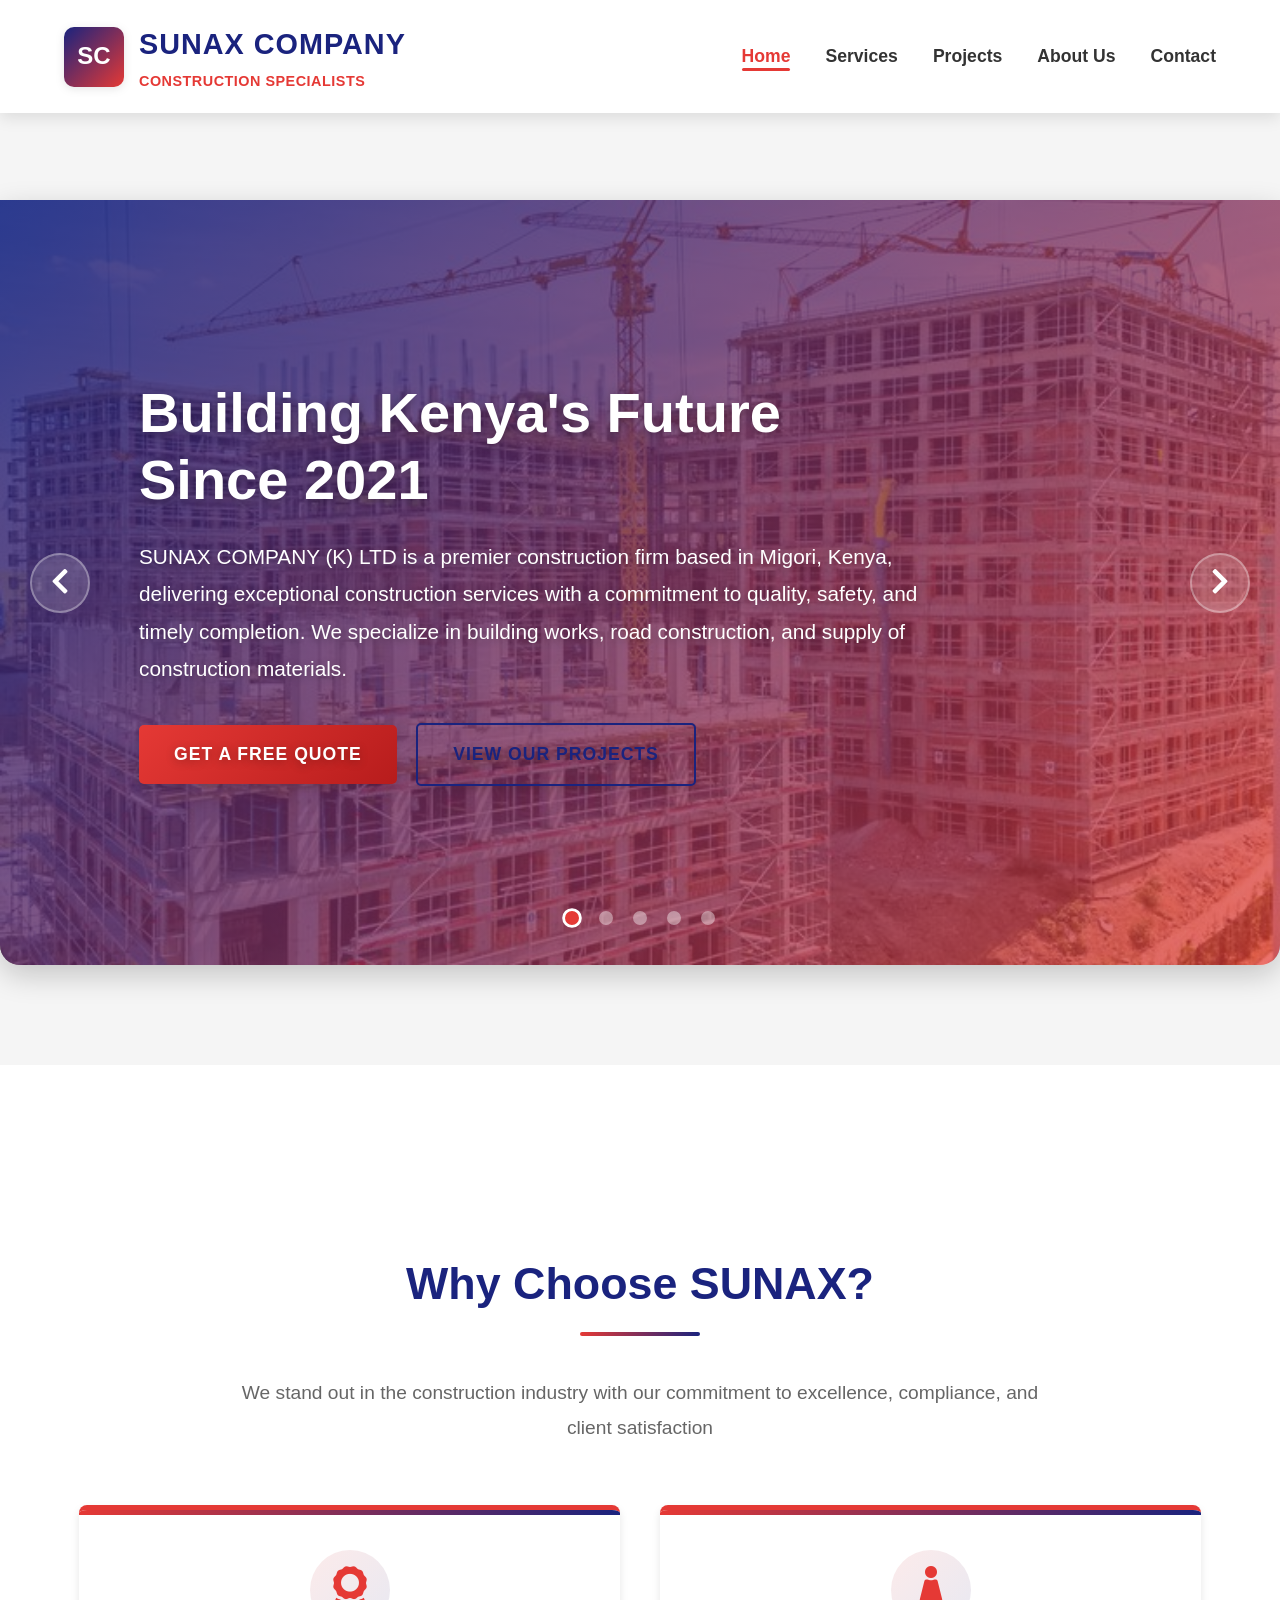
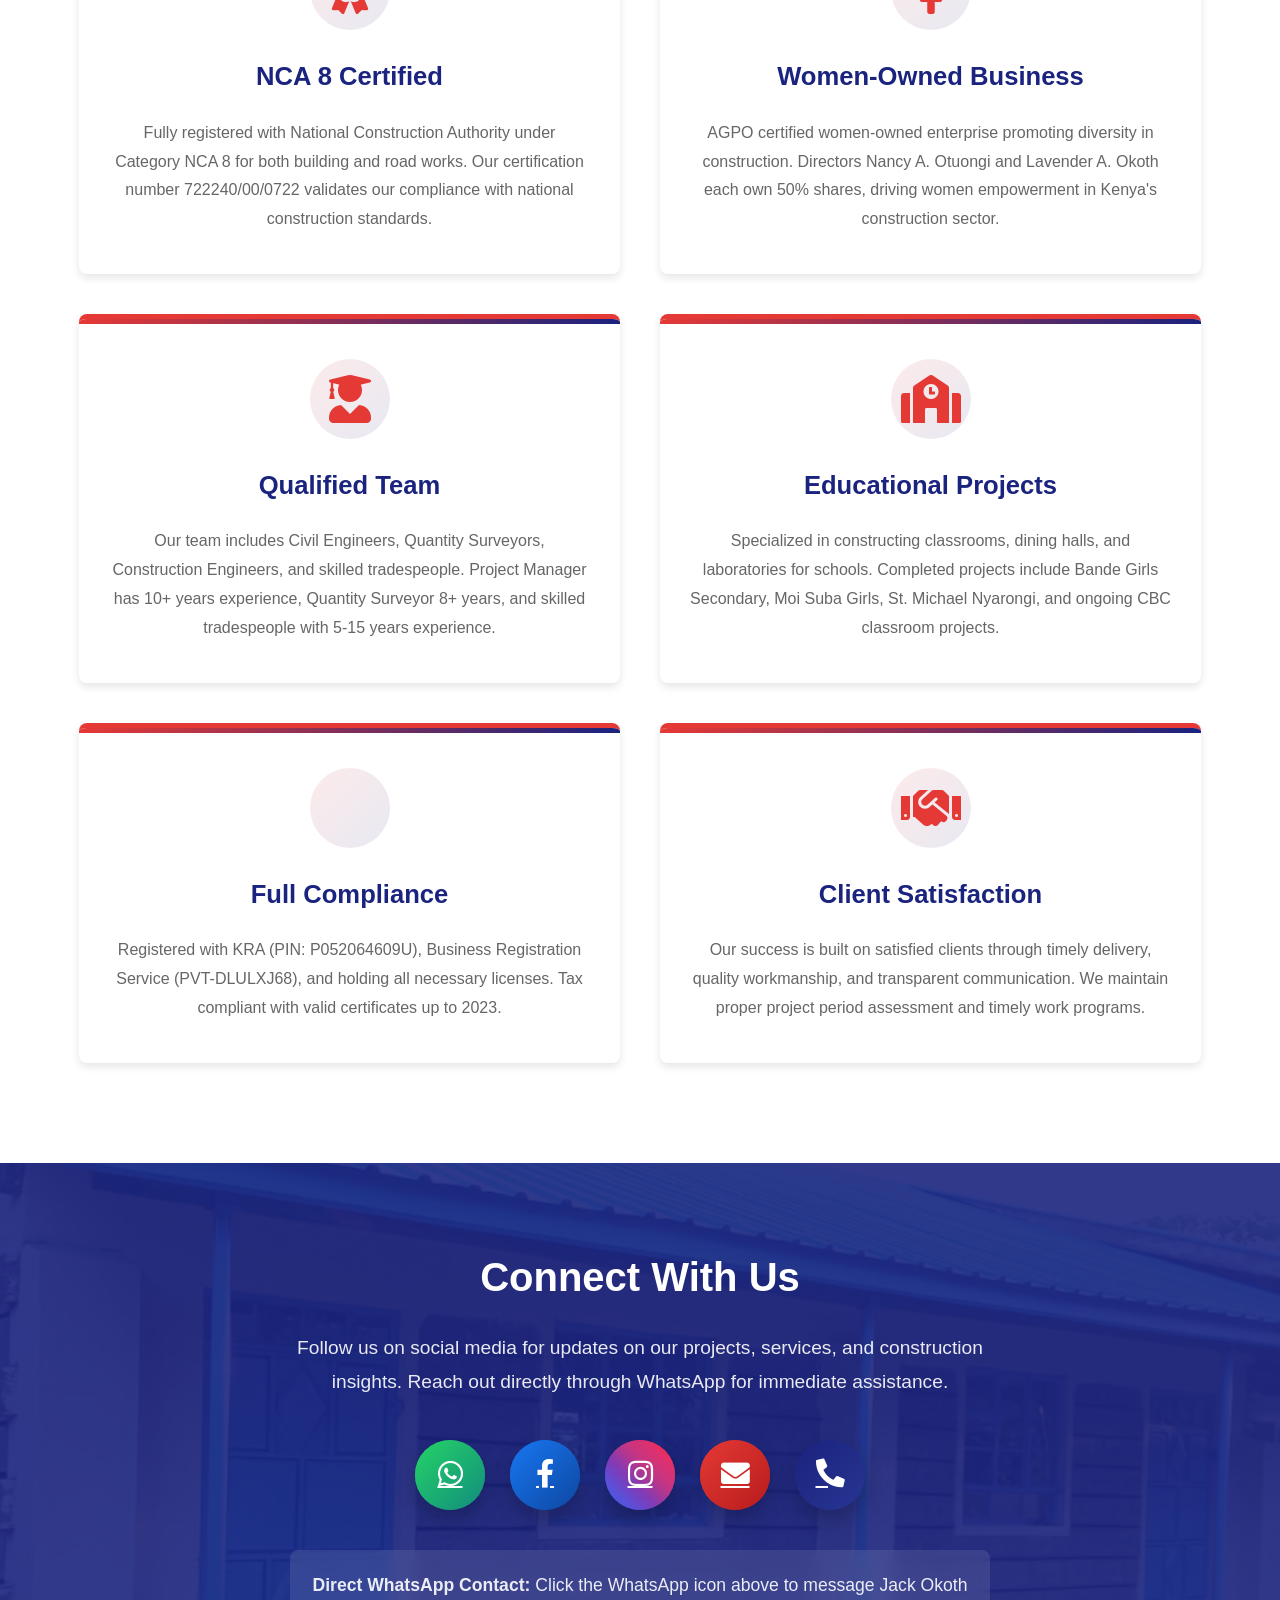
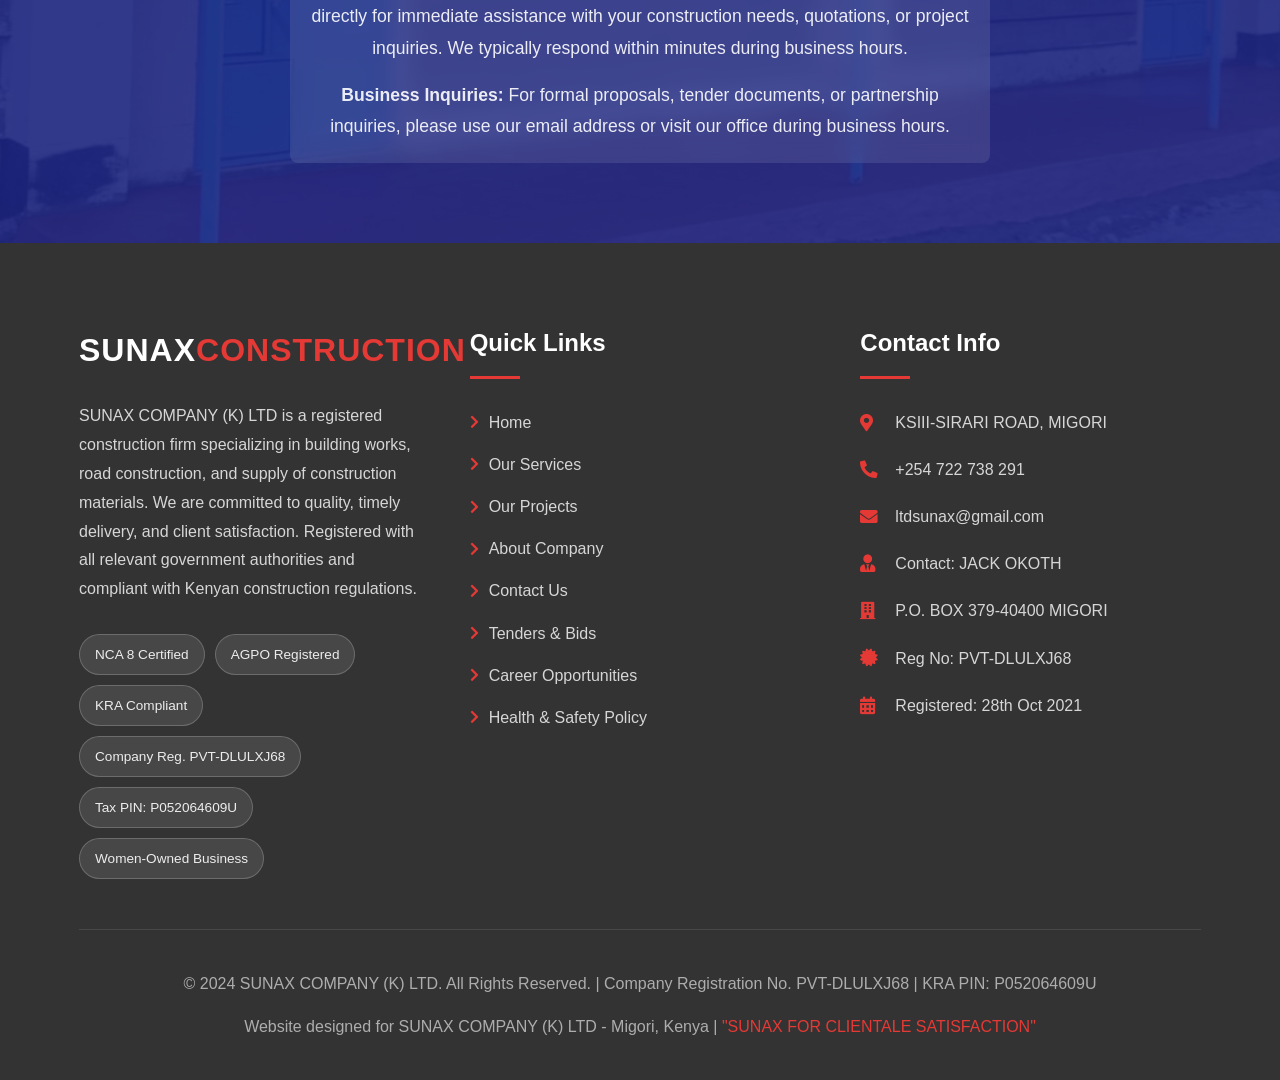
<file: index.html>
<!DOCTYPE html>
<html lang="en">
<head>
    <meta charset="UTF-8">
    <meta name="viewport" content="width=device-width, initial-scale=1.0">
    <title>SUNAX COMPANY (K) LTD | Professional Construction Services</title>
    <link rel="stylesheet" href="https://cdnjs.cloudflare.com/ajax/libs/font-awesome/6.4.0/css/all.min.css">
    <link rel="stylesheet" href="https://cdnjs.cloudflare.com/ajax/libs/font-awesome/5.15.4/css/all.min.css">
    <link rel="stylesheet" href="index.css">
</head>
<body>
    <!-- Header & Navigation -->
    <header>
        <div class="container header-container">
            <div class="logo-container">
                <div class="logo-img" style="background: linear-gradient(135deg, var(--secondary-blue), var(--primary-red)); width: 60px; height: 60px; border-radius: 10px; display: flex; align-items: center; justify-content: center; color: white; font-weight: 800; font-size: 1.5rem;">
                    SC
                </div>
                <div class="logo-text">
                    <div class="logo-main">SUNAX COMPANY</div>
                    <div class="logo-sub">CONSTRUCTION SPECIALISTS</div>
                </div>
            </div>
            
            <div class="mobile-toggle" id="mobileToggle">
                <i class="fas fa-bars"></i>
            </div>
            
            <nav id="mainNav">
                <ul>
                    <li><a href="index.html" class="nav-link active">Home</a></li>
                    <li><a href="services.html" class="nav-link">Services</a></li>
                    <li><a href="projects.html" class="nav-link">Projects</a></li>
                    <li><a href="about.html" class="nav-link">About Us</a></li>
                    <li><a href="contact.html" class="nav-link">Contact</a></li>
                </ul>
            </nav>
        </div>
    </header>

    <!-- Hero Section with 5 Carousels -->
    <section id="home" class="hero">
        <div class="carousel-container">
            <div class="carousel-slides">
                <!-- Slide 1: Company Introduction -->
                <div class="carousel-slide" style="background-image: url('assets/sunax2.jpg');">
                    <div class="container">
                        <div class="carousel-content animate-fade-in-up">
                            <h1>Building Kenya's Future Since 2021</h1>
                            <p>SUNAX COMPANY (K) LTD is a premier construction firm based in Migori, Kenya, delivering exceptional construction services with a commitment to quality, safety, and timely completion. We specialize in building works, road construction, and supply of construction materials.</p>
                            <a href="#contact" class="btn">Get a Free Quote</a>
                            <a href="projects.html" class="btn btn-secondary">View Our Projects</a>
                        </div>
                    </div>
                </div>
                
                <!-- Slide 2: NCA Certified -->
                <div class="carousel-slide" style="background-image: url('assets/sunax3.jpg');">
                    <div class="container">
                        <div class="carousel-content animate-fade-in-up">
                            <h1>NCA Certified Construction Experts</h1>
                            <p>Registered with the National Construction Authority under Category NCA 8 for both building and road works. Our certification ensures compliance with national regulations and commitment to industry best practices in all our construction projects.</p>
                            <a href="services.html" class="btn">Our Services</a>
                        </div>
                    </div>
                </div>
        
                <!-- Slide 3: Educational Infrastructure -->
                <div class="carousel-slide" style="background-image: url('assets/sunax4.jpg');">
                    <div class="container">
                        <div class="carousel-content animate-fade-in-up">
                            <h1>Educational Infrastructure Specialists</h1>
                            <p>With extensive experience in constructing classrooms, dining halls, and laboratories for schools across Migori County, we are experts in educational infrastructure development that meets modern standards.</p>
                            <a href="projects.html" class="btn">View School Projects</a>
                        </div>
                    </div>
                </div>
                
                <!-- Slide 4: Quality Assurance -->
                <div class="carousel-slide" style="background-image: url('assets/sunax5.jpg');">
                    <div class="container">
                        <div class="carousel-content animate-fade-in-up">
                            <h1>Quality Construction Guaranteed</h1>
                            <p>Our success is built on client satisfaction through proper project assessment, timely delivery, and hiring of qualified personnel. We use quality materials and adhere to strict construction standards.</p>
                            <a href="services.html" class="btn">Our Quality Standards</a>
                        </div>
                    </div>
                </div>
                
                <!-- Slide 5: Road Construction -->
                <div class="carousel-slide" style="background-image: url('assets/sunax6.jpg');">
                    <div class="container">
                        <div class="carousel-content animate-fade-in-up">
                            <h1>Road Construction & Infrastructure</h1>
                            <p>Expertise in road construction, rehabilitation, and maintenance projects. We build durable roads that connect communities and support economic development across the region.</p>
                            <a href="#contact" class="btn">Discuss Your Project</a>
                        </div>
                    </div>
                </div>
            </div>
            
            <!-- Carousel Navigation -->
            <div class="carousel-arrow prev" id="prevBtn">
                <i class="fas fa-chevron-left"></i>
            </div>
            <div class="carousel-arrow next" id="nextBtn">
                <i class="fas fa-chevron-right"></i>
            </div>
            
            <div class="carousel-nav" id="carouselNav">
                <div class="carousel-dot active" data-slide="0"></div>
                <div class="carousel-dot" data-slide="1"></div>
                <div class="carousel-dot" data-slide="2"></div>
                <div class="carousel-dot" data-slide="3"></div>
                <div class="carousel-dot" data-slide="4"></div>
            </div>
        </div>
    </section>

    <!-- Company Highlights -->
    <section class="highlights">
        <div class="container">
            <div class="section-title">
                <h2>Why Choose SUNAX?</h2>
                <p>We stand out in the construction industry with our commitment to excellence, compliance, and client satisfaction</p>
            </div>
            
            <div class="highlight-grid">
                <div class="highlight-card animate-fade-in-up">
                    <div class="highlight-icon">
                        <i class="fas fa-award"></i>
                    </div>
                    <h3>NCA 8 Certified</h3>
                    <p>Fully registered with National Construction Authority under Category NCA 8 for both building and road works. Our certification number 722240/00/0722 validates our compliance with national construction standards.</p>
                </div>
                
                <div class="highlight-card animate-fade-in-up">
                    <div class="highlight-icon">
                        <i class="fas fa-female"></i>
                    </div>
                    <h3>Women-Owned Business</h3>
                    <p>AGPO certified women-owned enterprise promoting diversity in construction. Directors Nancy A. Otuongi and Lavender A. Okoth each own 50% shares, driving women empowerment in Kenya's construction sector.</p>
                </div>
                
                <div class="highlight-card animate-fade-in-up">
                    <div class="highlight-icon">
                        <i class="fas fa-user-graduate"></i>
                    </div>
                    <h3>Qualified Team</h3>
                    <p>Our team includes Civil Engineers, Quantity Surveyors, Construction Engineers, and skilled tradespeople. Project Manager has 10+ years experience, Quantity Surveyor 8+ years, and skilled tradespeople with 5-15 years experience.</p>
                </div>
                
                <div class="highlight-card animate-fade-in-up">
                    <div class="highlight-icon">
                        <i class="fas fa-school"></i>
                    </div>
                    <h3>Educational Projects</h3>
                    <p>Specialized in constructing classrooms, dining halls, and laboratories for schools. Completed projects include Bande Girls Secondary, Moi Suba Girls, St. Michael Nyarongi, and ongoing CBC classroom projects.</p>
                </div>
                
                <div class="highlight-card animate-fade-in-up">
                    <div class="highlight-icon">
                        <i class="fas fa-file-certificate"></i>
                    </div>
                    <h3>Full Compliance</h3>
                    <p>Registered with KRA (PIN: P052064609U), Business Registration Service (PVT-DLULXJ68), and holding all necessary licenses. Tax compliant with valid certificates up to 2023.</p>
                </div>
                
                <div class="highlight-card animate-fade-in-up">
                    <div class="highlight-icon">
                        <i class="fas fa-handshake"></i>
                    </div>
                    <h3>Client Satisfaction</h3>
                    <p>Our success is built on satisfied clients through timely delivery, quality workmanship, and transparent communication. We maintain proper project period assessment and timely work programs.</p>
                </div>
            </div>
        </div>
    </section>

    <!-- Social Media Section -->
    <section class="social-media">
        <div class="container">
            <div class="social-container">
                <h2 class="social-title">Connect With Us</h2>
                <p class="social-description">Follow us on social media for updates on our projects, services, and construction insights. Reach out directly through WhatsApp for immediate assistance.</p>
                
                <div class="social-icons">
                    <a href="https://wa.me/254722738291" target="_blank" class="social-icon whatsapp">
                        <i class="fab fa-whatsapp"></i>
                    </a>
                    
                    <a href="#" class="social-icon facebook">
                        <i class="fab fa-facebook-f"></i>
                    </a>
                    
                    <a href="#" class="social-icon instagram">
                        <i class="fab fa-instagram"></i>
                    </a>
                    
                    <a href="mailto:ltdsunax@gmail.com" class="social-icon email">
                        <i class="fas fa-envelope"></i>
                    </a>
                    
                    <a href="tel:+254722738291" class="social-icon phone">
                        <i class="fas fa-phone-alt"></i>
                    </a>
                </div>
                
                <div class="social-note">
                    <p><strong>Direct WhatsApp Contact:</strong> Click the WhatsApp icon above to message Jack Okoth directly for immediate assistance with your construction needs, quotations, or project inquiries. We typically respond within minutes during business hours.</p>
                    <p style="margin-top: 15px;"><strong>Business Inquiries:</strong> For formal proposals, tender documents, or partnership inquiries, please use our email address or visit our office during business hours.</p>
                </div>
            </div>
        </div>
    </section>

    <!-- Footer -->
    <footer>
        <div class="container">
            <div class="footer-content">
                <div class="footer-about">
                    <div class="footer-logo">SUNAX<span>CONSTRUCTION</span></div>
                    <p>SUNAX COMPANY (K) LTD is a registered construction firm specializing in building works, road construction, and supply of construction materials. We are committed to quality, timely delivery, and client satisfaction. Registered with all relevant government authorities and compliant with Kenyan construction regulations.</p>
                    
                    <div class="certificates">
                        <span class="cert-badge">NCA 8 Certified</span>
                        <span class="cert-badge">AGPO Registered</span>
                        <span class="cert-badge">KRA Compliant</span>
                        <span class="cert-badge">Company Reg. PVT-DLULXJ68</span>
                        <span class="cert-badge">Tax PIN: P052064609U</span>
                        <span class="cert-badge">Women-Owned Business</span>
                    </div>
                </div>
                
                <div class="footer-links">
                    <h3>Quick Links</h3>
                    <ul>
                        <li><a href="index.html"><i class="fas fa-chevron-right"></i> Home</a></li>
                        <li><a href="services.html"><i class="fas fa-chevron-right"></i> Our Services</a></li>
                        <li><a href="projects.html"><i class="fas fa-chevron-right"></i> Our Projects</a></li>
                        <li><a href="about.html"><i class="fas fa-chevron-right"></i> About Company</a></li>
                        <li><a href="contact.html"><i class="fas fa-chevron-right"></i> Contact Us</a></li>
                        <li><a href="#"><i class="fas fa-chevron-right"></i> Tenders & Bids</a></li>
                        <li><a href="#"><i class="fas fa-chevron-right"></i> Career Opportunities</a></li>
                        <li><a href="#"><i class="fas fa-chevron-right"></i> Health & Safety Policy</a></li>
                    </ul>
                </div>
                
                <div class="footer-contact">
                    <h3>Contact Info</h3>
                    <p><i class="fas fa-map-marker-alt"></i> KSIII-SIRARI ROAD, MIGORI</p>
                    <p><i class="fas fa-phone-alt"></i> +254 722 738 291</p>
                    <p><i class="fas fa-envelope"></i> ltdsunax@gmail.com</p>
                    <p><i class="fas fa-user-tie"></i> Contact: JACK OKOTH</p>
                    <p><i class="fas fa-building"></i> P.O. BOX 379-40400 MIGORI</p>
                    <p><i class="fas fa-certificate"></i> Reg No: PVT-DLULXJ68</p>
                    <p><i class="fas fa-calendar-alt"></i> Registered: 28th Oct 2021</p>
                </div>
            </div>
            
            <div class="copyright">
                <p>&copy; 2024 SUNAX COMPANY (K) LTD. All Rights Reserved. | Company Registration No. PVT-DLULXJ68 | KRA PIN: P052064609U</p>
                <p style="margin-top: 15px;">Website designed for SUNAX COMPANY (K) LTD - Migori, Kenya | <span style="color: var(--primary-red);">"SUNAX FOR CLIENTALE SATISFACTION"</span></p>
            </div>
        </div>
    </footer>

    <script src="index.js"></script>
</body>
</html>
</file>
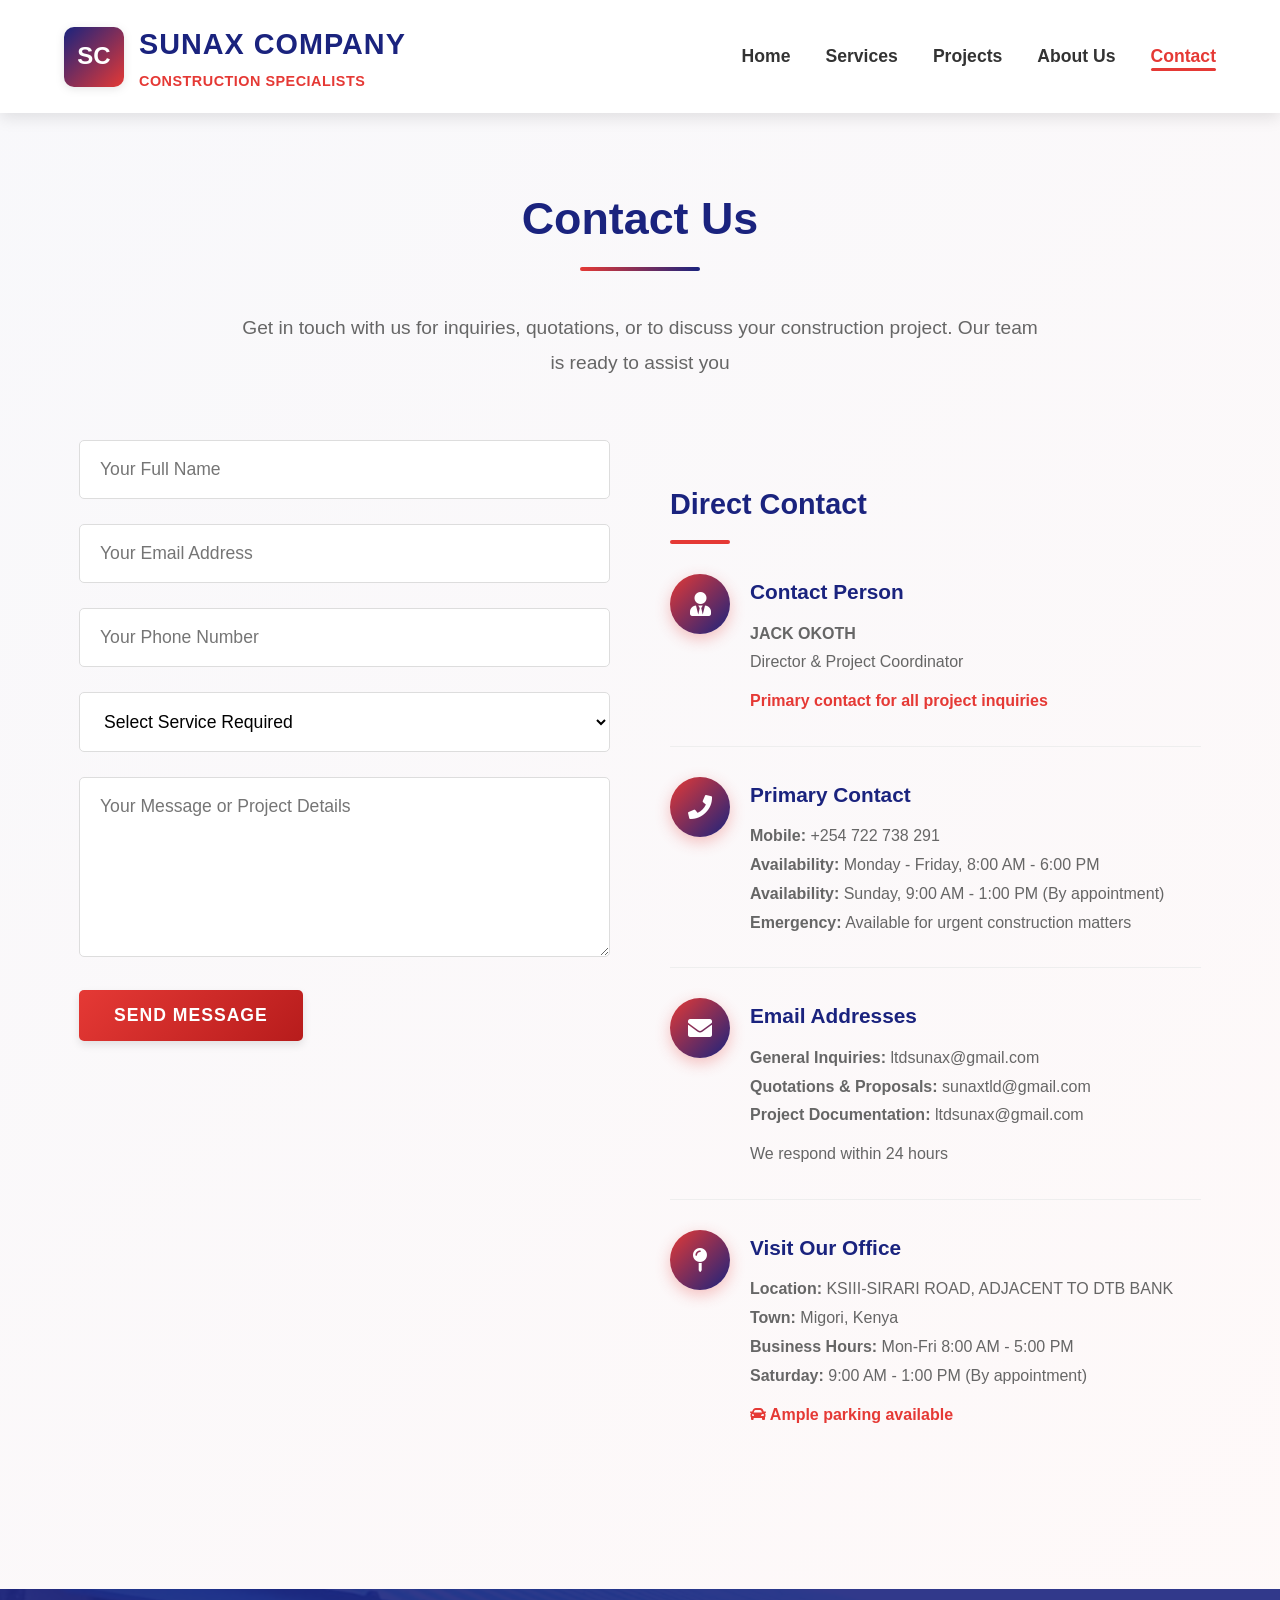
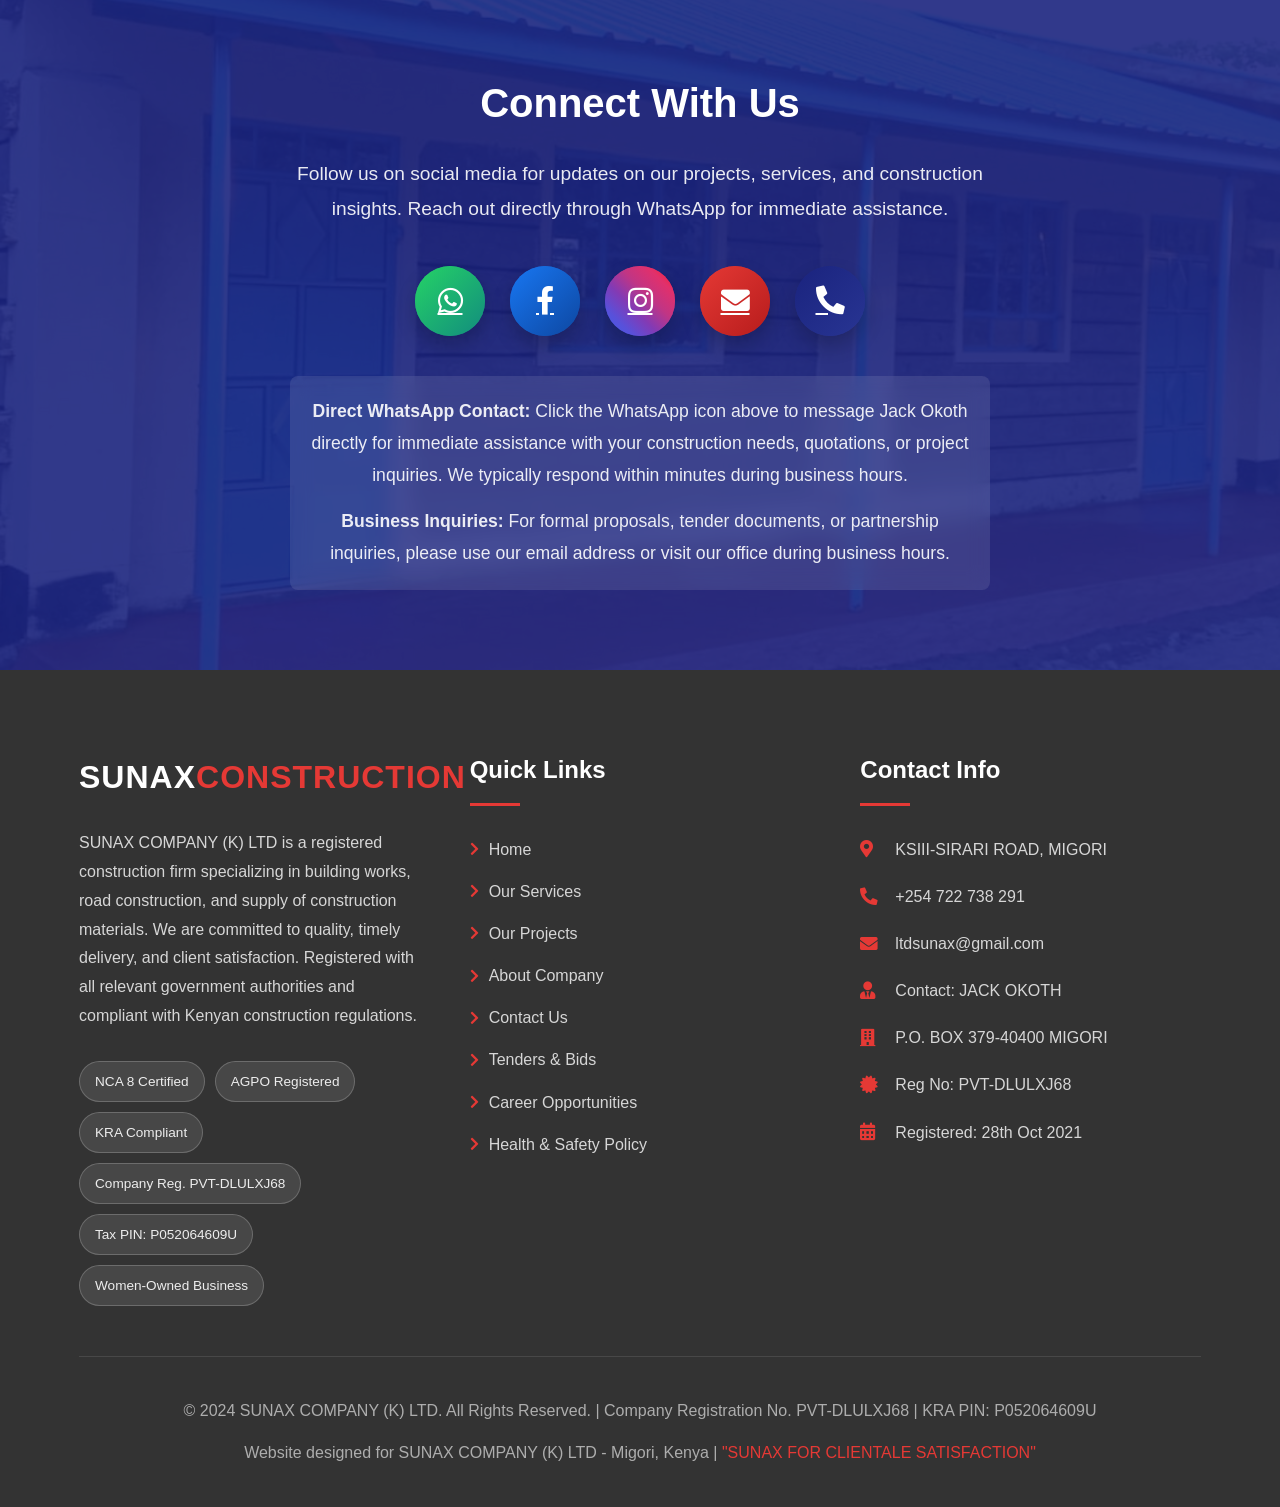
<file: contact.html>
<!DOCTYPE html>
<html lang="en">
<head>
    <meta charset="UTF-8">
    <meta name="viewport" content="width=device-width, initial-scale=1.0">
    <title>Contact Us | SUNAX COMPANY (K) LTD</title>
    <link rel="stylesheet" href="https://cdnjs.cloudflare.com/ajax/libs/font-awesome/6.4.0/css/all.min.css">
    <link rel="stylesheet" href="https://cdnjs.cloudflare.com/ajax/libs/font-awesome/5.15.4/css/all.min.css">
    <link rel="stylesheet" href="index.css">
</head>
<body>
    <!-- Header & Navigation -->
    <header>
        <div class="container header-container">
            <div class="logo-container">
                <div class="logo-img" style="background: linear-gradient(135deg, var(--secondary-blue), var(--primary-red)); width: 60px; height: 60px; border-radius: 10px; display: flex; align-items: center; justify-content: center; color: white; font-weight: 800; font-size: 1.5rem;">
                    SC
                </div>
                <div class="logo-text">
                    <div class="logo-main">SUNAX COMPANY</div>
                    <div class="logo-sub">CONSTRUCTION SPECIALISTS</div>
                </div>
            </div>
            
            <div class="mobile-toggle" id="mobileToggle">
                <i class="fas fa-bars"></i>
            </div>
            
            <nav id="mainNav">
                <ul>
                    <li><a href="index.html" class="nav-link">Home</a></li>
                    <li><a href="services.html" class="nav-link">Services</a></li>
                    <li><a href="projects.html" class="nav-link">Projects</a></li>
                    <li><a href="about.html" class="nav-link">About Us</a></li>
                    <li><a href="contact.html" class="nav-link active">Contact</a></li>
                </ul>
            </nav>
        </div>
    </header>

    <!-- Contact Section -->
    <section id="contact" class="contact">
        <div class="container">
            <div class="section-title">
                <h2>Contact Us</h2>
                <p>Get in touch with us for inquiries, quotations, or to discuss your construction project. Our team is ready to assist you</p>
            </div>
            
            <div class="contact-container">
                <div class="contact-form">
                    <form id="contactForm">
                        <div class="form-group">
                            <input type="text" class="form-control" placeholder="Your Full Name" required>
                        </div>
                        
                        <div class="form-group">
                            <input type="email" class="form-control" placeholder="Your Email Address" required>
                        </div>
                        
                        <div class="form-group">
                            <input type="tel" class="form-control" placeholder="Your Phone Number" required>
                        </div>
                        
                        <div class="form-group">
                            <select class="form-control" required>
                                <option value="" disabled selected>Select Service Required</option>
                                <option value="building">Building Construction</option>
                                <option value="roads">Road Construction</option>
                                <option value="materials">Construction Materials</option>
                                <option value="school">School Construction</option>
                                <option value="consultation">Consultation</option>
                                <option value="other">Other</option>
                            </select>
                        </div>
                        
                        <div class="form-group">
                            <textarea class="form-control" placeholder="Your Message or Project Details" rows="6" required></textarea>
                        </div>
                        
                        <button type="submit" class="btn">Send Message</button>
                    </form>
                </div>
                
                <div>
                    <div class="contact-info">
                        <h3 style="margin-bottom: 30px; color: var(--secondary-blue); font-size: 1.8rem; position: relative; padding-bottom: 15px;">
                            Direct Contact
                            <span style="position: absolute; bottom: 0; left: 0; width: 60px; height: 4px; background: var(--primary-red); border-radius: 2px;"></span>
                        </h3>
                        
                        <div class="contact-item">
                            <div class="contact-icon">
                                <i class="fas fa-user-tie"></i>
                            </div>
                            <div class="contact-detail">
                                <h4>Contact Person</h4>
                                <p><strong>JACK OKOTH</strong></p>
                                <p>Director & Project Coordinator</p>
                                <p style="margin-top: 10px; color: var(--primary-red); font-weight: 600;">Primary contact for all project inquiries</p>
                            </div>
                        </div>
                        
                        <div class="contact-item">
                            <div class="contact-icon">
                                <i class="fas fa-phone"></i>
                            </div>
                            <div class="contact-detail">
                                <h4>Primary Contact</h4>
                                <p><strong>Mobile:</strong> +254 722 738 291</p>
                                <p><strong>Availability:</strong> Monday - Friday, 8:00 AM - 6:00 PM</p>
                                <p><strong>Availability:</strong> Sunday, 9:00 AM - 1:00 PM (By appointment)</p>
                                <p><strong>Emergency:</strong> Available for urgent construction matters</p>
                            </div>
                        </div>
                        
                        <div class="contact-item">
                            <div class="contact-icon">
                                <i class="fas fa-envelope"></i>
                            </div>
                            <div class="contact-detail">
                                <h4>Email Addresses</h4>
                                <p><strong>General Inquiries:</strong> ltdsunax@gmail.com</p>
                                <p><strong>Quotations & Proposals:</strong> sunaxtld@gmail.com</p>
                                <p><strong>Project Documentation:</strong> ltdsunax@gmail.com</p>
                                <p style="margin-top: 10px; color: var(--medium-gray);">We respond within 24 hours</p>
                            </div>
                        </div>
                        
                        <div class="contact-item">
                            <div class="contact-icon">
                                <i class="fas fa-map-pin"></i>
                            </div>
                            <div class="contact-detail">
                                <h4>Visit Our Office</h4>
                                <p><strong>Location:</strong> KSIII-SIRARI ROAD, ADJACENT TO DTB BANK</p>
                                <p><strong>Town:</strong> Migori, Kenya</p>
                                <p><strong>Business Hours:</strong> Mon-Fri 8:00 AM - 5:00 PM</p>
                                <p><strong>Saturday:</strong> 9:00 AM - 1:00 PM (By appointment)</p>
                                <p style="margin-top: 10px; color: var(--primary-red); font-weight: 600;">
                                    <i class="fas fa-car"></i> Ample parking available
                                </p>
                            </div>
                        </div>
                    </div>
                </div>
            </div>
        </div>
    </section>

    <!-- Social Media Section -->
    <section class="social-media">
        <div class="container">
            <div class="social-container">
                <h2 class="social-title">Connect With Us</h2>
                <p class="social-description">Follow us on social media for updates on our projects, services, and construction insights. Reach out directly through WhatsApp for immediate assistance.</p>
                
                <div class="social-icons">
                    <a href="https://wa.me/254722738291" target="_blank" class="social-icon whatsapp">
                        <i class="fab fa-whatsapp"></i>
                    </a>
                    
                    <a href="#" class="social-icon facebook">
                        <i class="fab fa-facebook-f"></i>
                    </a>
                    
                    <a href="#" class="social-icon instagram">
                        <i class="fab fa-instagram"></i>
                    </a>
                    
                    <a href="mailto:ltdsunax@gmail.com" class="social-icon email">
                        <i class="fas fa-envelope"></i>
                    </a>
                    
                    <a href="tel:+254722738291" class="social-icon phone">
                        <i class="fas fa-phone-alt"></i>
                    </a>
                </div>
                
                <div class="social-note">
                    <p><strong>Direct WhatsApp Contact:</strong> Click the WhatsApp icon above to message Jack Okoth directly for immediate assistance with your construction needs, quotations, or project inquiries. We typically respond within minutes during business hours.</p>
                    <p style="margin-top: 15px;"><strong>Business Inquiries:</strong> For formal proposals, tender documents, or partnership inquiries, please use our email address or visit our office during business hours.</p>
                </div>
            </div>
        </div>
    </section>

    <!-- Footer -->
    <footer>
        <div class="container">
            <div class="footer-content">
                <div class="footer-about">
                    <div class="footer-logo">SUNAX<span>CONSTRUCTION</span></div>
                    <p>SUNAX COMPANY (K) LTD is a registered construction firm specializing in building works, road construction, and supply of construction materials. We are committed to quality, timely delivery, and client satisfaction. Registered with all relevant government authorities and compliant with Kenyan construction regulations.</p>
                    
                    <div class="certificates">
                        <span class="cert-badge">NCA 8 Certified</span>
                        <span class="cert-badge">AGPO Registered</span>
                        <span class="cert-badge">KRA Compliant</span>
                        <span class="cert-badge">Company Reg. PVT-DLULXJ68</span>
                        <span class="cert-badge">Tax PIN: P052064609U</span>
                        <span class="cert-badge">Women-Owned Business</span>
                    </div>
                </div>
                
                <div class="footer-links">
                    <h3>Quick Links</h3>
                    <ul>
                        <li><a href="index.html"><i class="fas fa-chevron-right"></i> Home</a></li>
                        <li><a href="services.html"><i class="fas fa-chevron-right"></i> Our Services</a></li>
                        <li><a href="projects.html"><i class="fas fa-chevron-right"></i> Our Projects</a></li>
                        <li><a href="about.html"><i class="fas fa-chevron-right"></i> About Company</a></li>
                        <li><a href="contact.html"><i class="fas fa-chevron-right"></i> Contact Us</a></li>
                        <li><a href="#"><i class="fas fa-chevron-right"></i> Tenders & Bids</a></li>
                        <li><a href="#"><i class="fas fa-chevron-right"></i> Career Opportunities</a></li>
                        <li><a href="#"><i class="fas fa-chevron-right"></i> Health & Safety Policy</a></li>
                    </ul>
                </div>
                
                <div class="footer-contact">
                    <h3>Contact Info</h3>
                    <p><i class="fas fa-map-marker-alt"></i> KSIII-SIRARI ROAD, MIGORI</p>
                    <p><i class="fas fa-phone-alt"></i> +254 722 738 291</p>
                    <p><i class="fas fa-envelope"></i> ltdsunax@gmail.com</p>
                    <p><i class="fas fa-user-tie"></i> Contact: JACK OKOTH</p>
                    <p><i class="fas fa-building"></i> P.O. BOX 379-40400 MIGORI</p>
                    <p><i class="fas fa-certificate"></i> Reg No: PVT-DLULXJ68</p>
                    <p><i class="fas fa-calendar-alt"></i> Registered: 28th Oct 2021</p>
                </div>
            </div>
            
            <div class="copyright">
                <p>&copy; 2024 SUNAX COMPANY (K) LTD. All Rights Reserved. | Company Registration No. PVT-DLULXJ68 | KRA PIN: P052064609U</p>
                <p style="margin-top: 15px;">Website designed for SUNAX COMPANY (K) LTD - Migori, Kenya | <span style="color: var(--primary-red);">"SUNAX FOR CLIENTALE SATISFACTION"</span></p>
            </div>
        </div>
    </footer>

    <script src="index.js"></script>
</body>
</html>
</file>
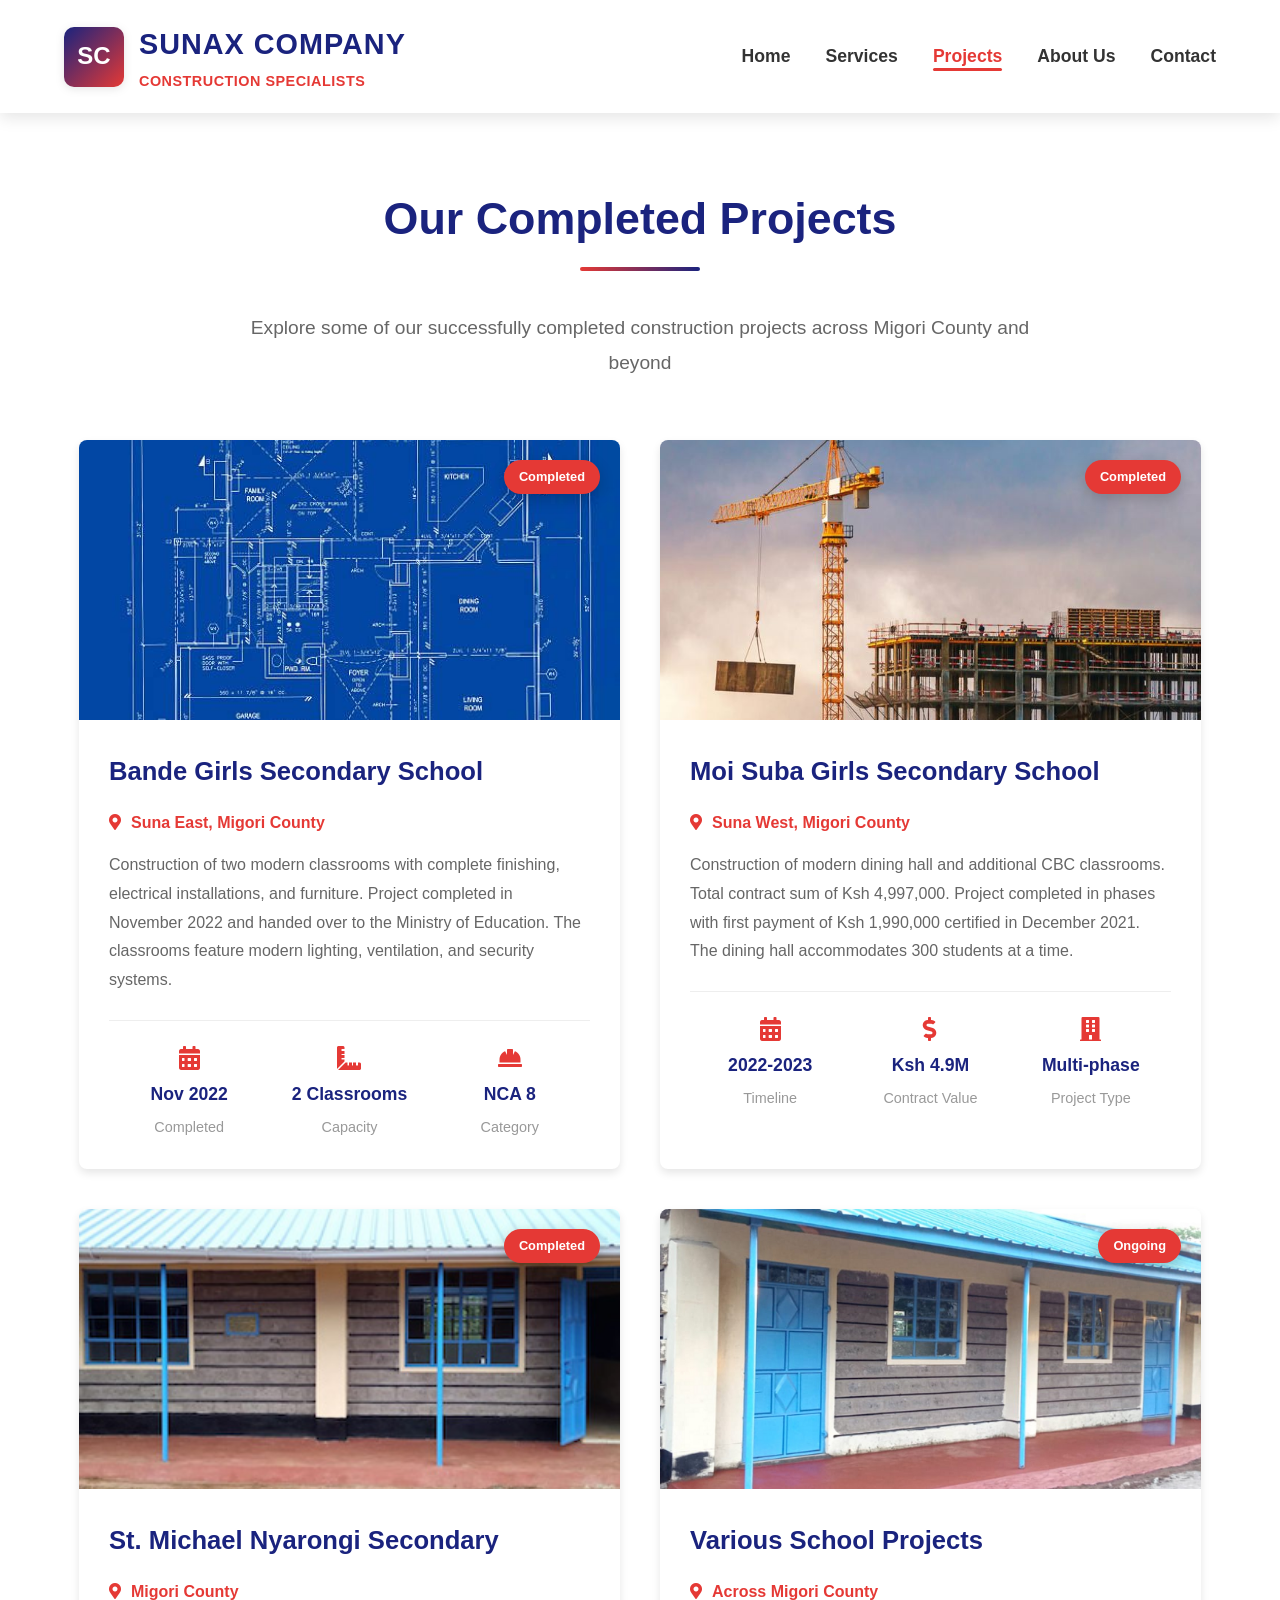
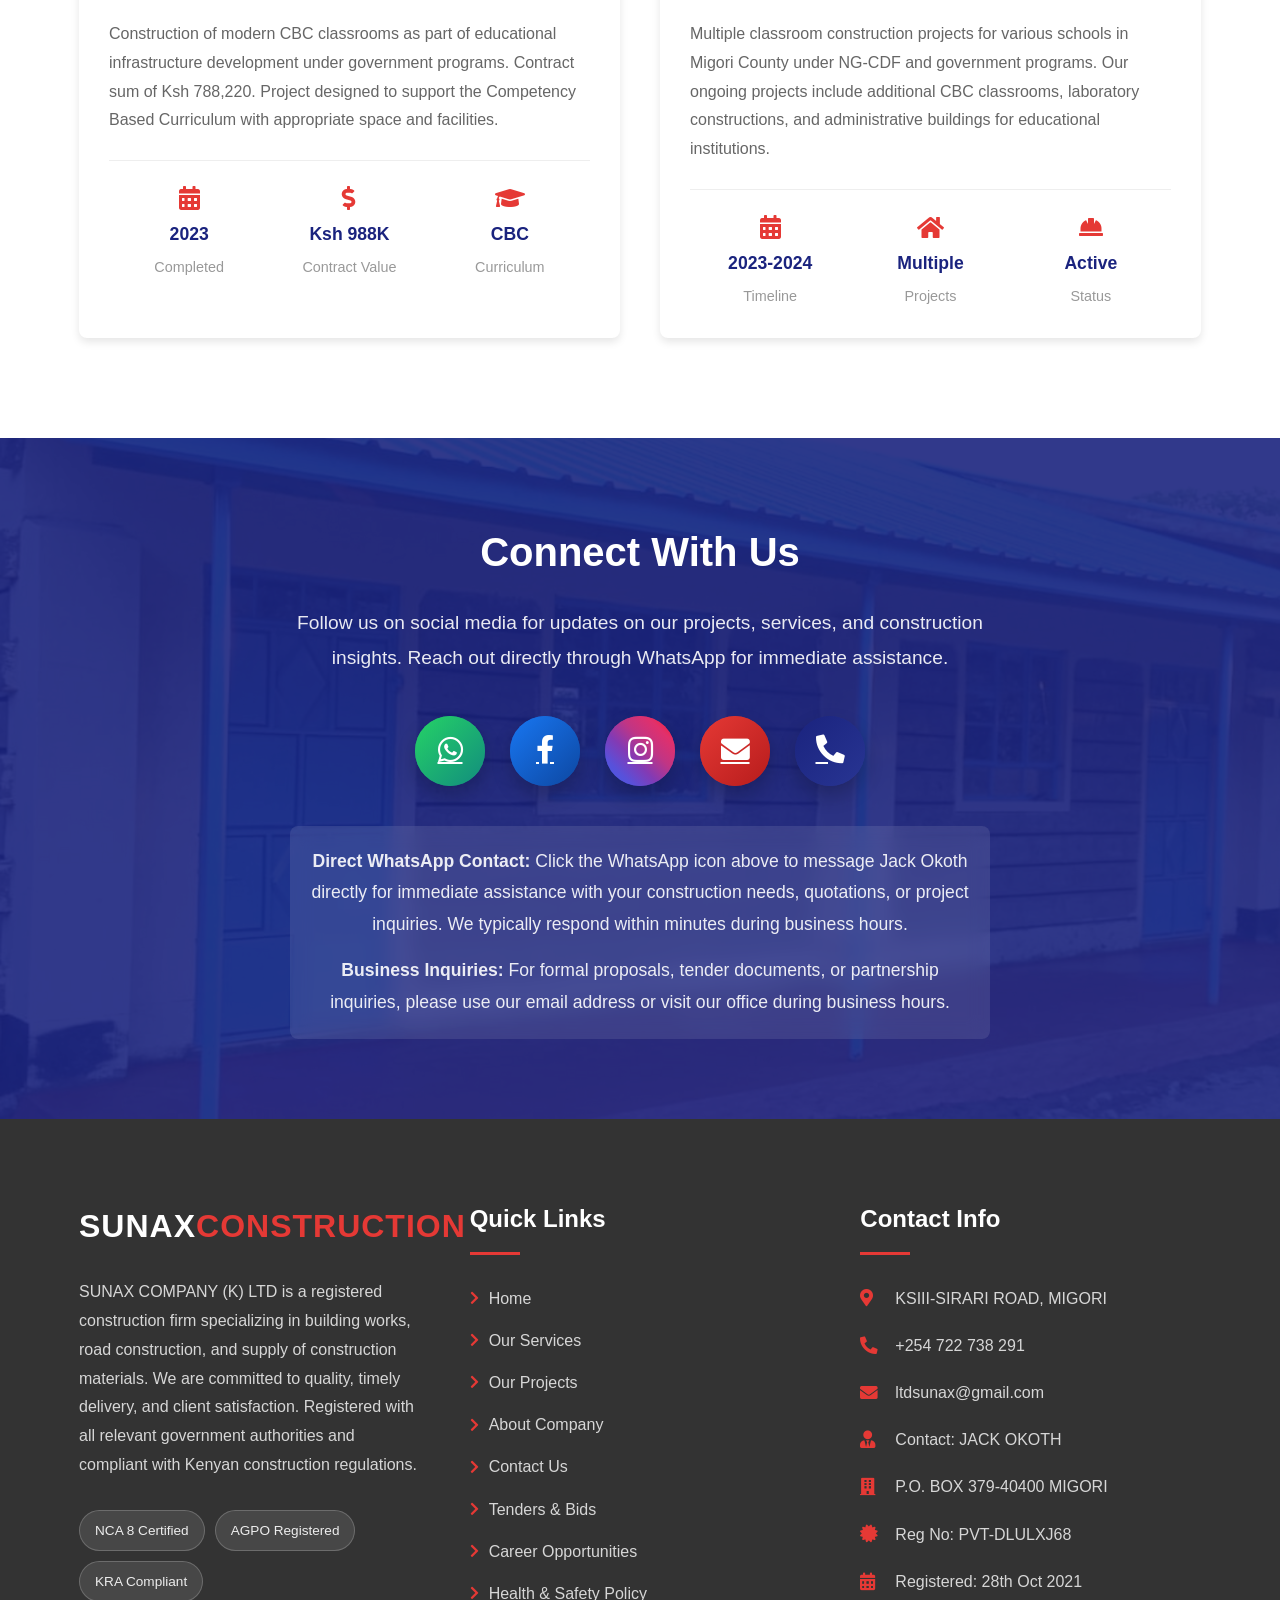
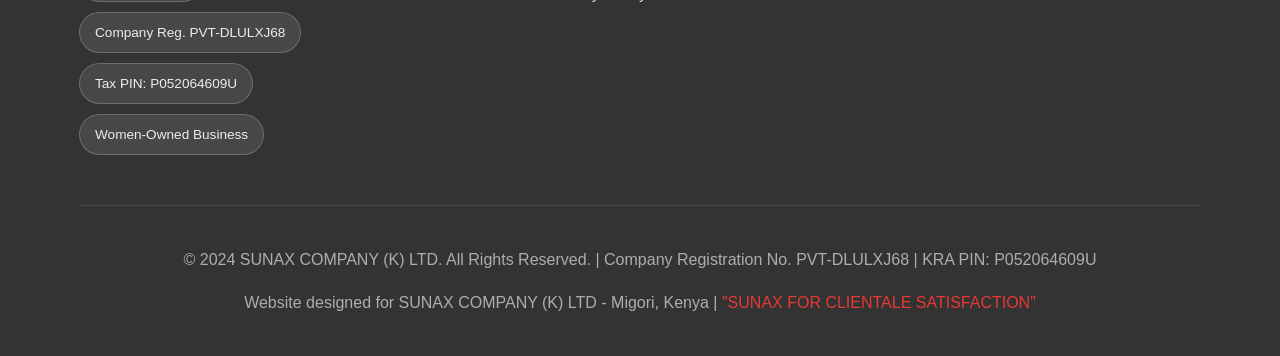
<file: projects.html>
<!DOCTYPE html>
<html lang="en">
<head>
    <meta charset="UTF-8">
    <meta name="viewport" content="width=device-width, initial-scale=1.0">
    <title>Projects | SUNAX COMPANY (K) LTD</title>
    <link rel="stylesheet" href="https://cdnjs.cloudflare.com/ajax/libs/font-awesome/6.4.0/css/all.min.css">
    <link rel="stylesheet" href="https://cdnjs.cloudflare.com/ajax/libs/font-awesome/5.15.4/css/all.min.css">
    <link rel="stylesheet" href="index.css">
</head>
<body>
    <!-- Header & Navigation -->
    <header>
        <div class="container header-container">
            <div class="logo-container">
                <div class="logo-img" style="background: linear-gradient(135deg, var(--secondary-blue), var(--primary-red)); width: 60px; height: 60px; border-radius: 10px; display: flex; align-items: center; justify-content: center; color: white; font-weight: 800; font-size: 1.5rem;">
                    SC
                </div>
                <div class="logo-text">
                    <div class="logo-main">SUNAX COMPANY</div>
                    <div class="logo-sub">CONSTRUCTION SPECIALISTS</div>
                </div>
            </div>
            
            <div class="mobile-toggle" id="mobileToggle">
                <i class="fas fa-bars"></i>
            </div>
            
            <nav id="mainNav">
                <ul>
                    <li><a href="index.html" class="nav-link">Home</a></li>
                    <li><a href="services.html" class="nav-link">Services</a></li>
                    <li><a href="projects.html" class="nav-link active">Projects</a></li>
                    <li><a href="about.html" class="nav-link">About Us</a></li>
                    <li><a href="contact.html" class="nav-link">Contact</a></li>
                </ul>
            </nav>
        </div>
    </header>

    <!-- Projects Section -->
    <section id="projects" class="projects">
        <div class="container">
            <div class="section-title">
                <h2>Our Completed Projects</h2>
                <p>Explore some of our successfully completed construction projects across Migori County and beyond</p>
            </div>
            
            <div class="projects-grid">
                <div class="project-card animate-fade-in-up">
                    <div class="project-img-container">
                        <img src="assets/sunax5.jpg" alt="Bande Girls Secondary School" class="project-img">
                        <div class="project-overlay">
                            <div style="text-align: center; color: white; padding: 20px;">
                                <h3 style="font-size: 1.8rem; margin-bottom: 15px;">Project Completed</h3>
                                <p>Classrooms officially handed over to the Ministry of Education</p>
                            </div>
                        </div>
                        <div class="project-status">Completed</div>
                    </div>
                    <div class="project-info">
                        <h3 class="project-title">Bande Girls Secondary School</h3>
                        <div class="project-location">
                            <i class="fas fa-map-marker-alt"></i> Suna East, Migori County
                        </div>
                        <p class="project-description">Construction of two modern classrooms with complete finishing, electrical installations, and furniture. Project completed in November 2022 and handed over to the Ministry of Education. The classrooms feature modern lighting, ventilation, and security systems.</p>
                        <div class="project-details">
                            <div class="project-detail">
                                <i class="fas fa-calendar-alt"></i>
                                <div class="detail-value">Nov 2022</div>
                                <div class="detail-label">Completed</div>
                            </div>
                            <div class="project-detail">
                                <i class="fas fa-ruler-combined"></i>
                                <div class="detail-value">2 Classrooms</div>
                                <div class="detail-label">Capacity</div>
                            </div>
                            <div class="project-detail">
                                <i class="fas fa-hard-hat"></i>
                                <div class="detail-value">NCA 8</div>
                                <div class="detail-label">Category</div>
                            </div>
                        </div>
                    </div>
                </div>
                
                <div class="project-card animate-fade-in-up">
                    <div class="project-img-container">
                        <img src="assets/sunax6.jpg" alt="Moi Suba Girls Secondary School" class="project-img">
                        <div class="project-overlay">
                            <div style="text-align: center; color: white; padding: 20px;">
                                <h3 style="font-size: 1.8rem; margin-bottom: 15px;">Dining Hall & Classrooms</h3>
                                <p>Enhancing educational facilities for 500+ students</p>
                            </div>
                        </div>
                        <div class="project-status">Completed</div>
                    </div>
                    <div class="project-info">
                        <h3 class="project-title">Moi Suba Girls Secondary School</h3>
                        <div class="project-location">
                            <i class="fas fa-map-marker-alt"></i> Suna West, Migori County
                        </div>
                        <p class="project-description">Construction of modern dining hall and additional CBC classrooms. Total contract sum of Ksh 4,997,000. Project completed in phases with first payment of Ksh 1,990,000 certified in December 2021. The dining hall accommodates 300 students at a time.</p>
                        <div class="project-details">
                            <div class="project-detail">
                                <i class="fas fa-calendar-alt"></i>
                                <div class="detail-value">2022-2023</div>
                                <div class="detail-label">Timeline</div>
                            </div>
                            <div class="project-detail">
                                <i class="fas fa-dollar-sign"></i>
                                <div class="detail-value">Ksh 4.9M</div>
                                <div class="detail-label">Contract Value</div>
                            </div>
                            <div class="project-detail">
                                <i class="fas fa-building"></i>
                                <div class="detail-value">Multi-phase</div>
                                <div class="detail-label">Project Type</div>
                            </div>
                        </div>
                    </div>
                </div>
                
                <div class="project-card animate-fade-in-up">
                    <div class="project-img-container">
                        <img src="assets/sunax7.jpg" alt="St. Michael Nyarongi Secondary" class="project-img">
                        <div class="project-overlay">
                            <div style="text-align: center; color: white; padding: 20px;">
                                <h3 style="font-size: 1.8rem; margin-bottom: 15px;">CBC Classroom Project</h3>
                                <p>Supporting Competency Based Curriculum implementation</p>
                            </div>
                        </div>
                        <div class="project-status">Completed</div>
                    </div>
                    <div class="project-info">
                        <h3 class="project-title">St. Michael Nyarongi Secondary</h3>
                        <div class="project-location">
                            <i class="fas fa-map-marker-alt"></i> Migori County
                        </div>
                        <p class="project-description">Construction of modern CBC classrooms as part of educational infrastructure development under government programs. Contract sum of Ksh 788,220. Project designed to support the Competency Based Curriculum with appropriate space and facilities.</p>
                        <div class="project-details">
                            <div class="project-detail">
                                <i class="fas fa-calendar-alt"></i>
                                <div class="detail-value">2023</div>
                                <div class="detail-label">Completed</div>
                            </div>
                            <div class="project-detail">
                                <i class="fas fa-dollar-sign"></i>
                                <div class="detail-value">Ksh 988K</div>
                                <div class="detail-label">Contract Value</div>
                            </div>
                            <div class="project-detail">
                                <i class="fas fa-graduation-cap"></i>
                                <div class="detail-value">CBC</div>
                                <div class="detail-label">Curriculum</div>
                            </div>
                        </div>
                    </div>
                </div>
                
                <div class="project-card animate-fade-in-up">
                    <div class="project-img-container">
                        <img src="assets/sunax8.jpg" alt="Various School Projects" class="project-img">
                        <div class="project-overlay">
                            <div style="text-align: center; color: white; padding: 20px;">
                                <h3 style="font-size: 1.8rem; margin-bottom: 15px;">Multiple Projects</h3>
                                <p>Transforming educational infrastructure across Migori</p>
                            </div>
                        </div>
                        <div class="project-status">Ongoing</div>
                    </div>
                    <div class="project-info">
                        <h3 class="project-title">Various School Projects</h3>
                        <div class="project-location">
                            <i class="fas fa-map-marker-alt"></i> Across Migori County
                        </div>
                        <p class="project-description">Multiple classroom construction projects for various schools in Migori County under NG-CDF and government programs. Our ongoing projects include additional CBC classrooms, laboratory constructions, and administrative buildings for educational institutions.</p>
                        <div class="project-details">
                            <div class="project-detail">
                                <i class="fas fa-calendar-alt"></i>
                                <div class="detail-value">2023-2024</div>
                                <div class="detail-label">Timeline</div>
                            </div>
                            <div class="project-detail">
                                <i class="fas fa-home"></i>
                                <div class="detail-value">Multiple</div>
                                <div class="detail-label">Projects</div>
                            </div>
                            <div class="project-detail">
                                <i class="fas fa-hard-hat"></i>
                                <div class="detail-value">Active</div>
                                <div class="detail-label">Status</div>
                            </div>
                        </div>
                    </div>
                </div>
            </div>
        </div>
    </section>

    <!-- Social Media Section -->
    <section class="social-media">
        <div class="container">
            <div class="social-container">
                <h2 class="social-title">Connect With Us</h2>
                <p class="social-description">Follow us on social media for updates on our projects, services, and construction insights. Reach out directly through WhatsApp for immediate assistance.</p>
                
                <div class="social-icons">
                    <a href="https://wa.me/254722738291" target="_blank" class="social-icon whatsapp">
                        <i class="fab fa-whatsapp"></i>
                    </a>
                    
                    <a href="#" class="social-icon facebook">
                        <i class="fab fa-facebook-f"></i>
                    </a>
                    
                    <a href="#" class="social-icon instagram">
                        <i class="fab fa-instagram"></i>
                    </a>
                    
                    <a href="mailto:ltdsunax@gmail.com" class="social-icon email">
                        <i class="fas fa-envelope"></i>
                    </a>
                    
                    <a href="tel:+254722738291" class="social-icon phone">
                        <i class="fas fa-phone-alt"></i>
                    </a>
                </div>
                
                <div class="social-note">
                    <p><strong>Direct WhatsApp Contact:</strong> Click the WhatsApp icon above to message Jack Okoth directly for immediate assistance with your construction needs, quotations, or project inquiries. We typically respond within minutes during business hours.</p>
                    <p style="margin-top: 15px;"><strong>Business Inquiries:</strong> For formal proposals, tender documents, or partnership inquiries, please use our email address or visit our office during business hours.</p>
                </div>
            </div>
        </div>
    </section>

    <!-- Footer -->
    <footer>
        <div class="container">
            <div class="footer-content">
                <div class="footer-about">
                    <div class="footer-logo">SUNAX<span>CONSTRUCTION</span></div>
                    <p>SUNAX COMPANY (K) LTD is a registered construction firm specializing in building works, road construction, and supply of construction materials. We are committed to quality, timely delivery, and client satisfaction. Registered with all relevant government authorities and compliant with Kenyan construction regulations.</p>
                    
                    <div class="certificates">
                        <span class="cert-badge">NCA 8 Certified</span>
                        <span class="cert-badge">AGPO Registered</span>
                        <span class="cert-badge">KRA Compliant</span>
                        <span class="cert-badge">Company Reg. PVT-DLULXJ68</span>
                        <span class="cert-badge">Tax PIN: P052064609U</span>
                        <span class="cert-badge">Women-Owned Business</span>
                    </div>
                </div>
                
                <div class="footer-links">
                    <h3>Quick Links</h3>
                    <ul>
                        <li><a href="index.html"><i class="fas fa-chevron-right"></i> Home</a></li>
                        <li><a href="services.html"><i class="fas fa-chevron-right"></i> Our Services</a></li>
                        <li><a href="projects.html"><i class="fas fa-chevron-right"></i> Our Projects</a></li>
                        <li><a href="about.html"><i class="fas fa-chevron-right"></i> About Company</a></li>
                        <li><a href="contact.html"><i class="fas fa-chevron-right"></i> Contact Us</a></li>
                        <li><a href="#"><i class="fas fa-chevron-right"></i> Tenders & Bids</a></li>
                        <li><a href="#"><i class="fas fa-chevron-right"></i> Career Opportunities</a></li>
                        <li><a href="#"><i class="fas fa-chevron-right"></i> Health & Safety Policy</a></li>
                    </ul>
                </div>
                
                <div class="footer-contact">
                    <h3>Contact Info</h3>
                    <p><i class="fas fa-map-marker-alt"></i> KSIII-SIRARI ROAD, MIGORI</p>
                    <p><i class="fas fa-phone-alt"></i> +254 722 738 291</p>
                    <p><i class="fas fa-envelope"></i> ltdsunax@gmail.com</p>
                    <p><i class="fas fa-user-tie"></i> Contact: JACK OKOTH</p>
                    <p><i class="fas fa-building"></i> P.O. BOX 379-40400 MIGORI</p>
                    <p><i class="fas fa-certificate"></i> Reg No: PVT-DLULXJ68</p>
                    <p><i class="fas fa-calendar-alt"></i> Registered: 28th Oct 2021</p>
                </div>
            </div>
            
            <div class="copyright">
                <p>&copy; 2024 SUNAX COMPANY (K) LTD. All Rights Reserved. | Company Registration No. PVT-DLULXJ68 | KRA PIN: P052064609U</p>
                <p style="margin-top: 15px;">Website designed for SUNAX COMPANY (K) LTD - Migori, Kenya | <span style="color: var(--primary-red);">"SUNAX FOR CLIENTALE SATISFACTION"</span></p>
            </div>
        </div>
    </footer>

    <script src="index.js"></script>
</body>
</html>
</file>
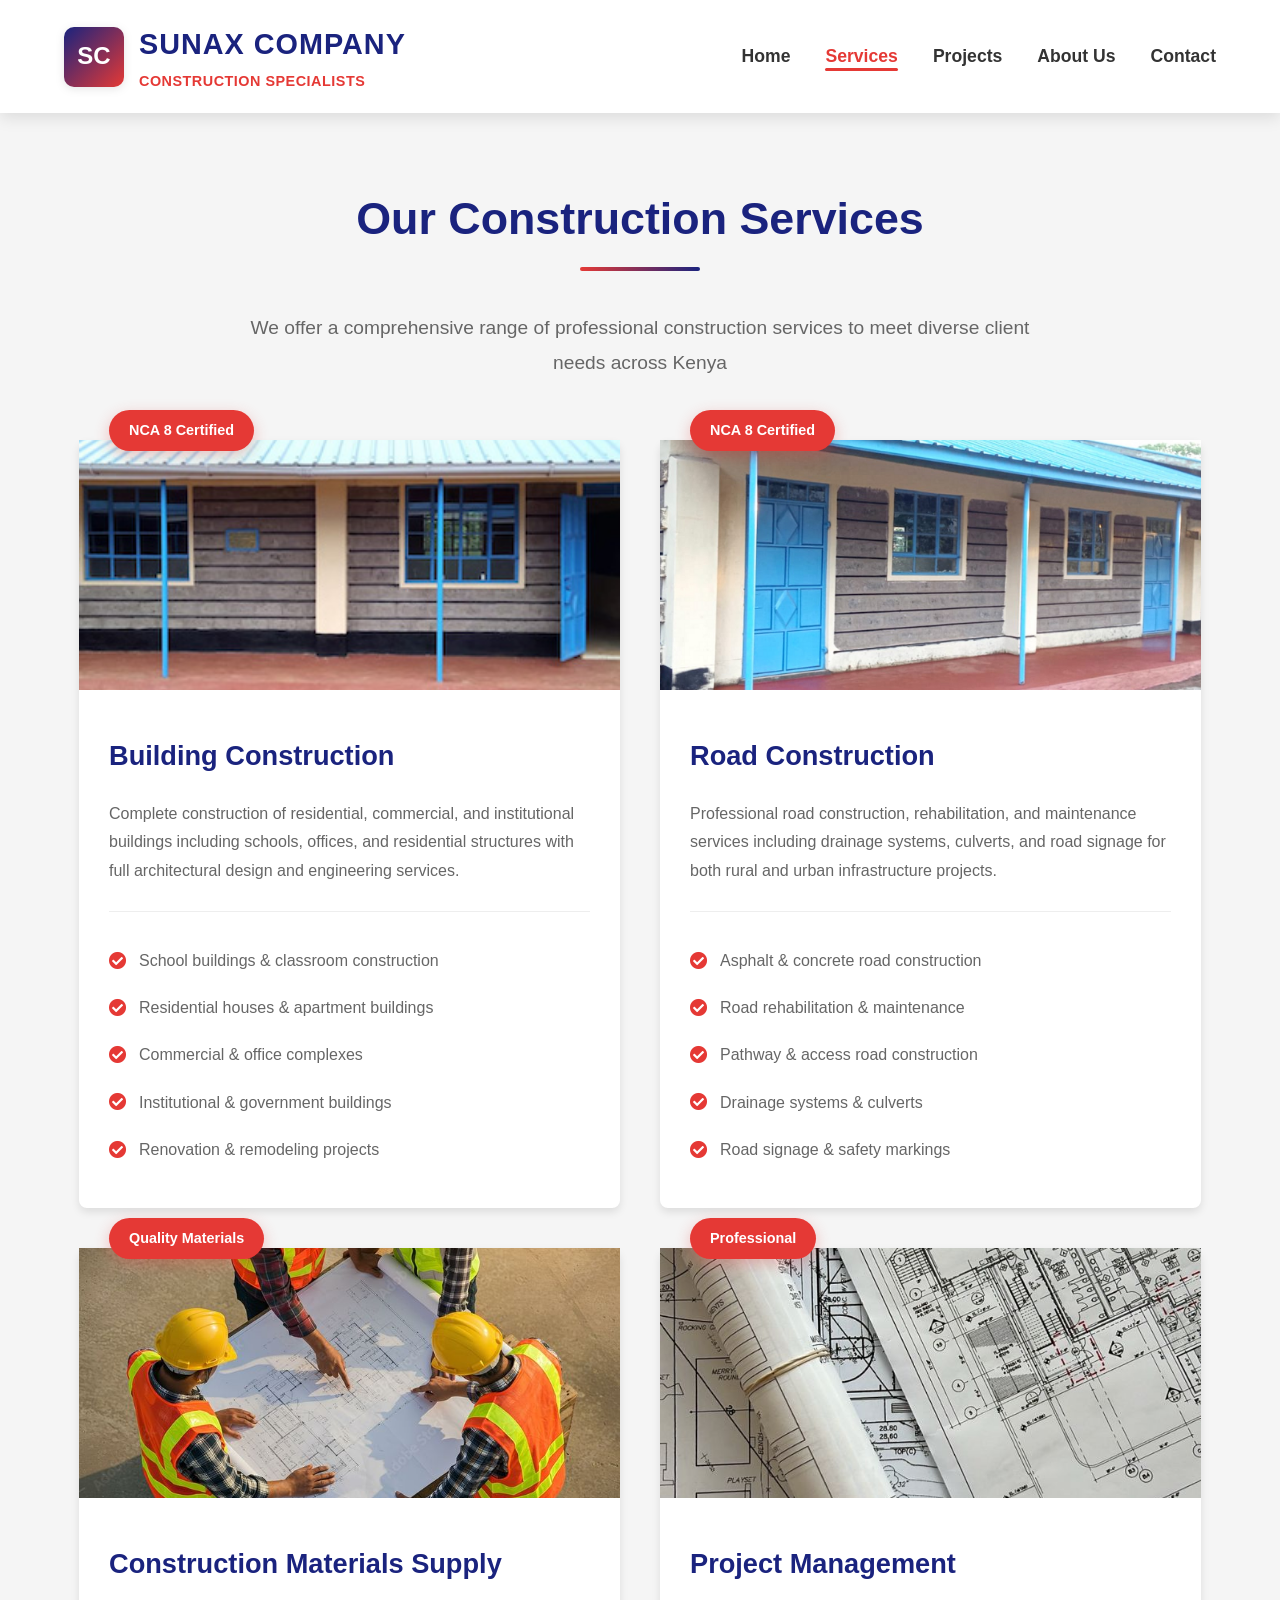
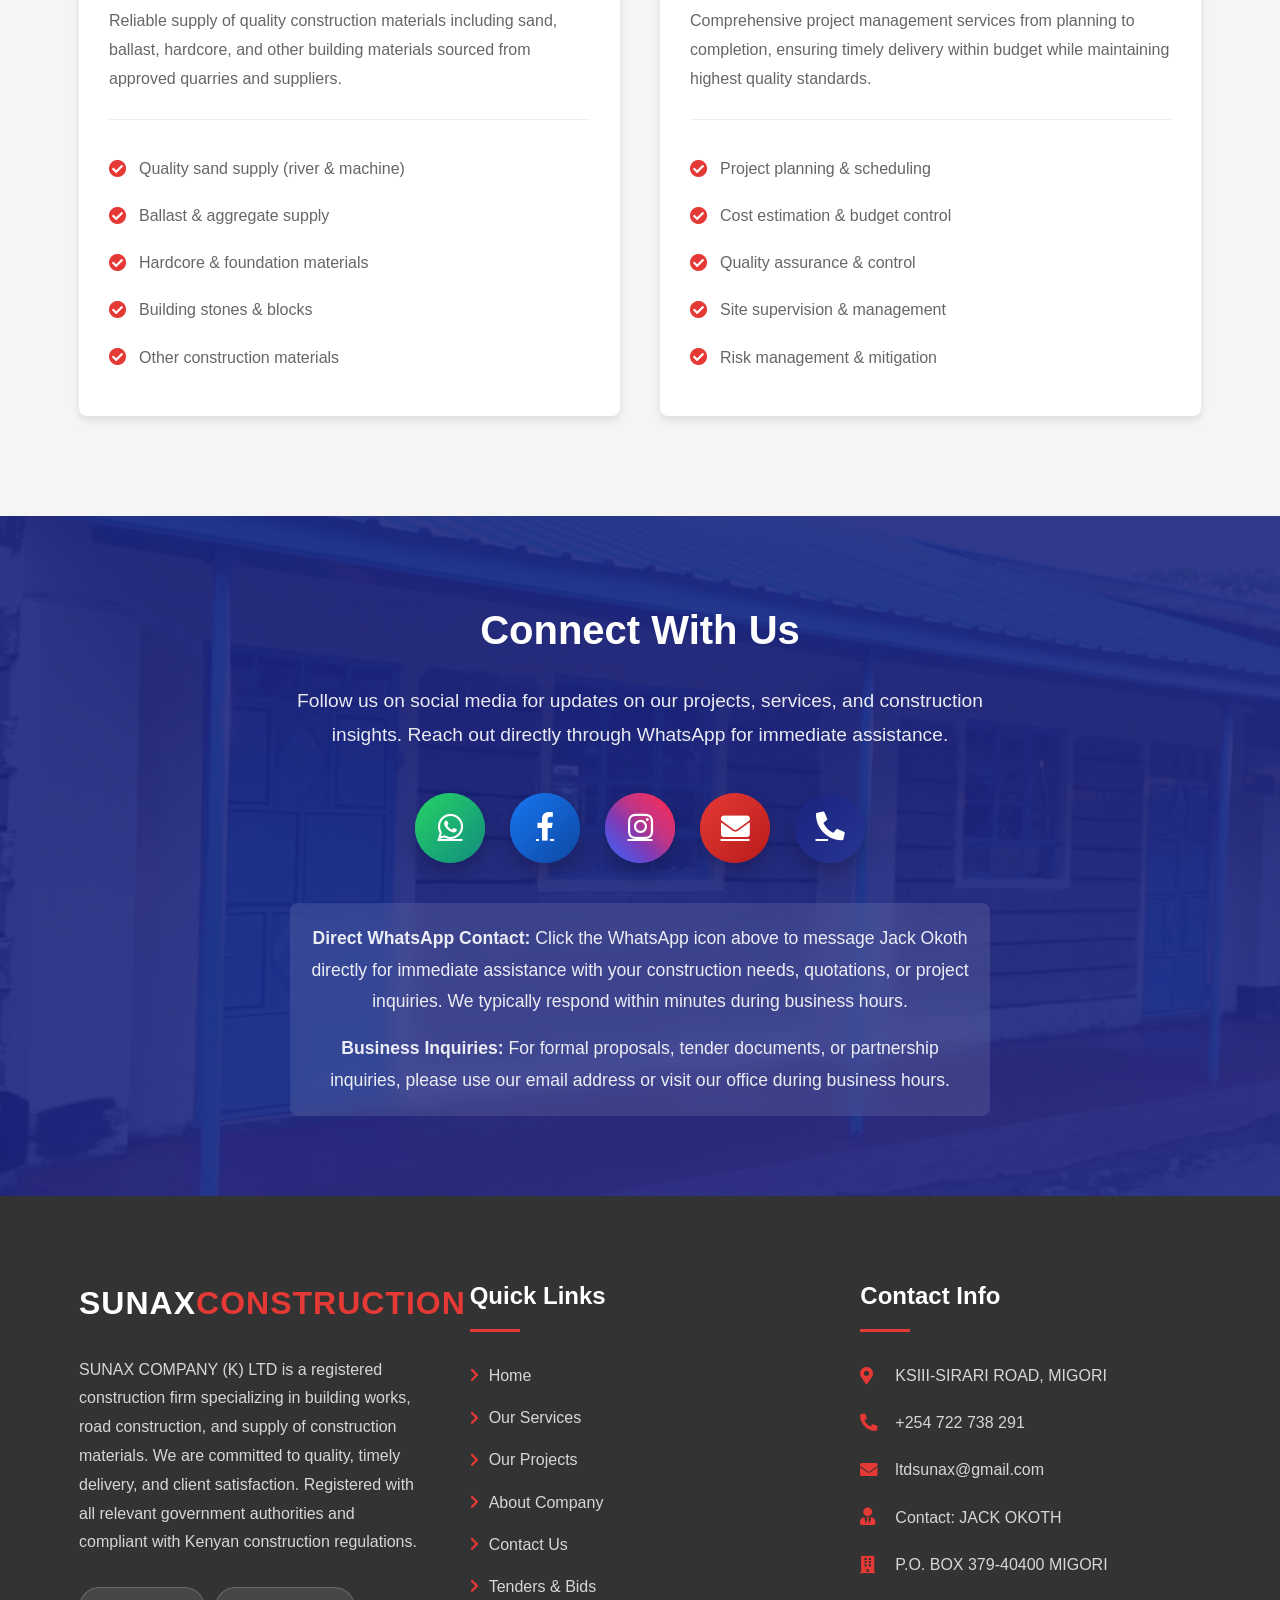
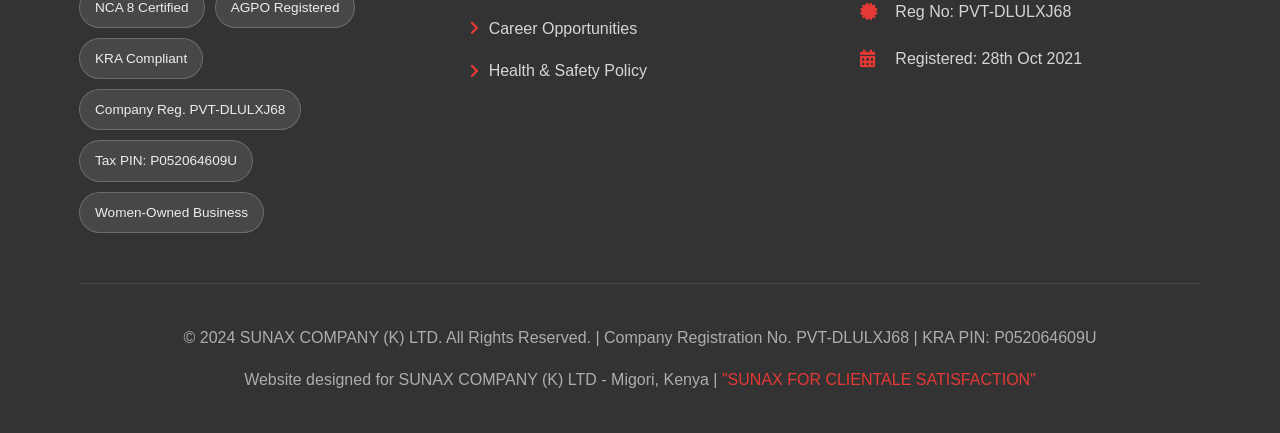
<file: services.html>
<!DOCTYPE html>
<html lang="en">
<head>
    <meta charset="UTF-8">
    <meta name="viewport" content="width=device-width, initial-scale=1.0">
    <title>Services | SUNAX COMPANY (K) LTD</title>
    <link rel="stylesheet" href="https://cdnjs.cloudflare.com/ajax/libs/font-awesome/6.4.0/css/all.min.css">
    <link rel="stylesheet" href="https://cdnjs.cloudflare.com/ajax/libs/font-awesome/5.15.4/css/all.min.css">
    <link rel="stylesheet" href="index.css">
</head>
<body>
    <!-- Header & Navigation -->
    <header>
        <div class="container header-container">
            <div class="logo-container">
                <div class="logo-img" style="background: linear-gradient(135deg, var(--secondary-blue), var(--primary-red)); width: 60px; height: 60px; border-radius: 10px; display: flex; align-items: center; justify-content: center; color: white; font-weight: 800; font-size: 1.5rem;">
                    SC
                </div>
                <div class="logo-text">
                    <div class="logo-main">SUNAX COMPANY</div>
                    <div class="logo-sub">CONSTRUCTION SPECIALISTS</div>
                </div>
            </div>
            
            <div class="mobile-toggle" id="mobileToggle">
                <i class="fas fa-bars"></i>
            </div>
            
            <nav id="mainNav">
                <ul>
                    <li><a href="index.html" class="nav-link">Home</a></li>
                    <li><a href="services.html" class="nav-link active">Services</a></li>
                    <li><a href="projects.html" class="nav-link">Projects</a></li>
                    <li><a href="about.html" class="nav-link">About Us</a></li>
                    <li><a href="contact.html" class="nav-link">Contact</a></li>
                </ul>
            </nav>
        </div>
    </header>

    <!-- Services Section -->
    <section id="services" class="services">
        <div class="container">
            <div class="section-title">
                <h2>Our Construction Services</h2>
                <p>We offer a comprehensive range of professional construction services to meet diverse client needs across Kenya</p>
            </div>
            
            <div class="services-grid">
                <div class="service-card animate-fade-in-up">
                    <div class="service-badge">NCA 8 Certified</div>
                    <img src="assets/sunax7.jpg" alt="Building Construction" class="service-img">
                    <div class="service-content">
                        <h3>Building Construction</h3>
                        <p>Complete construction of residential, commercial, and institutional buildings including schools, offices, and residential structures with full architectural design and engineering services.</p>
                        <ul class="service-features">
                            <li><i class="fas fa-check-circle"></i> School buildings & classroom construction</li>
                            <li><i class="fas fa-check-circle"></i> Residential houses & apartment buildings</li>
                            <li><i class="fas fa-check-circle"></i> Commercial & office complexes</li>
                            <li><i class="fas fa-check-circle"></i> Institutional & government buildings</li>
                            <li><i class="fas fa-check-circle"></i> Renovation & remodeling projects</li>
                        </ul>
                    </div>
                </div>
                
                <div class="service-card animate-fade-in-up">
                    <div class="service-badge">NCA 8 Certified</div>
                    <img src="assets/sunax8.jpg" alt="Road Construction" class="service-img">
                    <div class="service-content">
                        <h3>Road Construction</h3>
                        <p>Professional road construction, rehabilitation, and maintenance services including drainage systems, culverts, and road signage for both rural and urban infrastructure projects.</p>
                        <ul class="service-features">
                            <li><i class="fas fa-check-circle"></i> Asphalt & concrete road construction</li>
                            <li><i class="fas fa-check-circle"></i> Road rehabilitation & maintenance</li>
                            <li><i class="fas fa-check-circle"></i> Pathway & access road construction</li>
                            <li><i class="fas fa-check-circle"></i> Drainage systems & culverts</li>
                            <li><i class="fas fa-check-circle"></i> Road signage & safety markings</li>
                        </ul>
                    </div>
                </div>
                
                <div class="service-card animate-fade-in-up">
                    <div class="service-badge">Quality Materials</div>
                    <img src="assets/sunax3.jpg" alt="Construction Materials" class="service-img">
                    <div class="service-content">
                        <h3>Construction Materials Supply</h3>
                        <p>Reliable supply of quality construction materials including sand, ballast, hardcore, and other building materials sourced from approved quarries and suppliers.</p>
                        <ul class="service-features">
                            <li><i class="fas fa-check-circle"></i> Quality sand supply (river & machine)</li>
                            <li><i class="fas fa-check-circle"></i> Ballast & aggregate supply</li>
                            <li><i class="fas fa-check-circle"></i> Hardcore & foundation materials</li>
                            <li><i class="fas fa-check-circle"></i> Building stones & blocks</li>
                            <li><i class="fas fa-check-circle"></i> Other construction materials</li>
                        </ul>
                    </div>
                </div>
                
                <div class="service-card animate-fade-in-up">
                    <div class="service-badge">Professional</div>
                    <img src="assets/sunax4.jpg" alt="Project Management" class="service-img">
                    <div class="service-content">
                        <h3>Project Management</h3>
                        <p>Comprehensive project management services from planning to completion, ensuring timely delivery within budget while maintaining highest quality standards.</p>
                        <ul class="service-features">
                            <li><i class="fas fa-check-circle"></i> Project planning & scheduling</li>
                            <li><i class="fas fa-check-circle"></i> Cost estimation & budget control</li>
                            <li><i class="fas fa-check-circle"></i> Quality assurance & control</li>
                            <li><i class="fas fa-check-circle"></i> Site supervision & management</li>
                            <li><i class="fas fa-check-circle"></i> Risk management & mitigation</li>
                        </ul>
                    </div>
                </div>
            </div>
        </div>
    </section>

    <!-- Social Media Section -->
    <section class="social-media">
        <div class="container">
            <div class="social-container">
                <h2 class="social-title">Connect With Us</h2>
                <p class="social-description">Follow us on social media for updates on our projects, services, and construction insights. Reach out directly through WhatsApp for immediate assistance.</p>
                
                <div class="social-icons">
                    <a href="https://wa.me/254722738291" target="_blank" class="social-icon whatsapp">
                        <i class="fab fa-whatsapp"></i>
                    </a>
                    
                    <a href="#" class="social-icon facebook">
                        <i class="fab fa-facebook-f"></i>
                    </a>
                    
                    <a href="#" class="social-icon instagram">
                        <i class="fab fa-instagram"></i>
                    </a>
                    
                    <a href="mailto:ltdsunax@gmail.com" class="social-icon email">
                        <i class="fas fa-envelope"></i>
                    </a>
                    
                    <a href="tel:+254722738291" class="social-icon phone">
                        <i class="fas fa-phone-alt"></i>
                    </a>
                </div>
                
                <div class="social-note">
                    <p><strong>Direct WhatsApp Contact:</strong> Click the WhatsApp icon above to message Jack Okoth directly for immediate assistance with your construction needs, quotations, or project inquiries. We typically respond within minutes during business hours.</p>
                    <p style="margin-top: 15px;"><strong>Business Inquiries:</strong> For formal proposals, tender documents, or partnership inquiries, please use our email address or visit our office during business hours.</p>
                </div>
            </div>
        </div>
    </section>

    <!-- Footer -->
    <footer>
        <div class="container">
            <div class="footer-content">
                <div class="footer-about">
                    <div class="footer-logo">SUNAX<span>CONSTRUCTION</span></div>
                    <p>SUNAX COMPANY (K) LTD is a registered construction firm specializing in building works, road construction, and supply of construction materials. We are committed to quality, timely delivery, and client satisfaction. Registered with all relevant government authorities and compliant with Kenyan construction regulations.</p>
                    
                    <div class="certificates">
                        <span class="cert-badge">NCA 8 Certified</span>
                        <span class="cert-badge">AGPO Registered</span>
                        <span class="cert-badge">KRA Compliant</span>
                        <span class="cert-badge">Company Reg. PVT-DLULXJ68</span>
                        <span class="cert-badge">Tax PIN: P052064609U</span>
                        <span class="cert-badge">Women-Owned Business</span>
                    </div>
                </div>
                
                <div class="footer-links">
                    <h3>Quick Links</h3>
                    <ul>
                        <li><a href="index.html"><i class="fas fa-chevron-right"></i> Home</a></li>
                        <li><a href="services.html"><i class="fas fa-chevron-right"></i> Our Services</a></li>
                        <li><a href="projects.html"><i class="fas fa-chevron-right"></i> Our Projects</a></li>
                        <li><a href="about.html"><i class="fas fa-chevron-right"></i> About Company</a></li>
                        <li><a href="contact.html"><i class="fas fa-chevron-right"></i> Contact Us</a></li>
                        <li><a href="#"><i class="fas fa-chevron-right"></i> Tenders & Bids</a></li>
                        <li><a href="#"><i class="fas fa-chevron-right"></i> Career Opportunities</a></li>
                        <li><a href="#"><i class="fas fa-chevron-right"></i> Health &amp; Safety Policy</a></li>
                    </ul>
                </div>
                
                <div class="footer-contact">
                    <h3>Contact Info</h3>
                    <p><i class="fas fa-map-marker-alt"></i> KSIII-SIRARI ROAD, MIGORI</p>
                    <p><i class="fas fa-phone-alt"></i> +254 722 738 291</p>
                    <p><i class="fas fa-envelope"></i> ltdsunax@gmail.com</p>
                    <p><i class="fas fa-user-tie"></i> Contact: JACK OKOTH</p>
                    <p><i class="fas fa-building"></i> P.O. BOX 379-40400 MIGORI</p>
                    <p><i class="fas fa-certificate"></i> Reg No: PVT-DLULXJ68</p>
                    <p><i class="fas fa-calendar-alt"></i> Registered: 28th Oct 2021</p>
                </div>
            </div>
            
            <div class="copyright">
                <p>&copy; 2024 SUNAX COMPANY (K) LTD. All Rights Reserved. | Company Registration No. PVT-DLULXJ68 | KRA PIN: P052064609U</p>
                <p style="margin-top: 15px;">Website designed for SUNAX COMPANY (K) LTD - Migori, Kenya | <span style="color: var(--primary-red);">"SUNAX FOR CLIENTALE SATISFACTION"</span></p>
            </div>
        </div>
    </footer>

    <script src="index.js"></script>
</body>
</html>
</file>
<file: index.css>
/* Global Styles with Theme from Image */
:root {
    --primary-red: #e53935;
    --primary-dark: #b71c1c;
    --primary-light: #ff5252;
    --secondary-blue: #1a237e;
    --accent-blue: #283593;
    --light-bg: #f5f5f5;
    --dark-gray: #333333;
    --medium-gray: #666666;
    --light-gray: #999999;
    --white: #ffffff;
    --shadow: 0 4px 8px rgba(0, 0, 0, 0.1);
    --shadow-lg: 0 10px 25px rgba(0, 0, 0, 0.15);
    --transition: all 0.3s ease;
    --border-radius: 8px;
}

* {
    margin: 0;
    padding: 0;
    box-sizing: border-box;
    font-family: 'Segoe UI', Tahoma, Geneva, Verdana, sans-serif;
}

html {
    scroll-behavior: smooth;
}

body {
    color: var(--dark-gray);
    line-height: 1.7;
    background-color: var(--white);
}

.container {
    width: 90%;
    max-width: 1200px;
    margin: 0 auto;
    padding: 0 15px;
}

section {
    padding: 100px 0;
}

.section-title {
    margin-top: 80px; /* space from fixed header */
    margin-bottom: 60px;
    text-align: center;
}

.section-title h2 {
    font-size: 2.8rem;
    color: var(--secondary-blue);
    position: relative;
    display: inline-block;
    margin-bottom: 25px;
    font-weight: 700;
}

.section-title h2:after {
    content: '';
    position: absolute;
    bottom: -15px;
    left: 50%;
    transform: translateX(-50%);
    width: 120px;
    height: 4px;
    background: linear-gradient(90deg, var(--primary-red), var(--secondary-blue));
    border-radius: 2px;
}

.section-title p {
    max-width: 800px;
    margin: 30px auto 0;
    color: var(--medium-gray);
    font-size: 1.2rem;
    line-height: 1.8;
}

.btn {
    display: inline-block;
    padding: 15px 35px;
    background: linear-gradient(135deg, var(--primary-red), var(--primary-dark));
    color: white;
    border: none;
    border-radius: 5px;
    font-weight: 600;
    text-decoration: none;
    transition: var(--transition);
    cursor: pointer;
    font-size: 1.1rem;
    box-shadow: var(--shadow);
    text-transform: uppercase;
    letter-spacing: 1px;
}

.btn:hover {
    transform: translateY(-5px);
    box-shadow: var(--shadow-lg);
    background: linear-gradient(135deg, var(--primary-dark), var(--primary-red));
}

.btn-secondary {
    background: transparent;
    border: 2px solid var(--secondary-blue);
    color: var(--secondary-blue);
    margin-left: 15px;
}

.btn-secondary:hover {
    background: var(--secondary-blue);
    color: white;
}

/* Header & Navigation */
header {
    background-color: rgba(255, 255, 255, 0.95);
    box-shadow: 0 5px 15px rgba(0, 0, 0, 0.1);
    position: fixed;
    width: 100%;
    top: 0;
    z-index: 1000;
    transition: var(--transition);
}

.header-container {
    display: flex;
    justify-content: space-between;
    align-items: center;
    padding: 20px 0;
}

.logo-container {
    display: flex;
    align-items: center;
}

.logo-img {
    height: 60px;
    margin-right: 15px;
    filter: drop-shadow(0 2px 4px rgba(0,0,0,0.1));
}

.logo-text {
    display: flex;
    flex-direction: column;
}

.logo-main {
    font-size: 1.8rem;
    font-weight: 800;
    color: var(--secondary-blue);
    letter-spacing: 1px;
}

.logo-sub {
    font-size: 0.9rem;
    color: var(--primary-red);
    font-weight: 600;
    letter-spacing: 0.5px;
}

nav ul {
    display: flex;
    list-style: none;
}

nav li {
    margin-left: 35px;
}

nav a {
    text-decoration: none;
    color: var(--dark-gray);
    font-weight: 600;
    font-size: 1.1rem;
    transition: var(--transition);
    position: relative;
    padding: 5px 0;
}

nav a:hover {
    color: var(--primary-red);
}

nav a.active {
    color: var(--primary-red);
}

nav a.active:after {
    content: '';
    position: absolute;
    left: 0;
    bottom: 0;
    width: 100%;
    height: 3px;
    background-color: var(--primary-red);
    border-radius: 2px;
}

.mobile-toggle {
    display: none;
    font-size: 1.5rem;
    cursor: pointer;
    color: var(--primary-red);
}

/* Hero Section with 6 Carousels */
.hero {
    margin-top: 100px;
    position: relative;
    overflow: hidden;
    background-color: var(--light-bg);
}

.carousel-container {
    position: relative;
    height: 85vh;
    min-height: 650px;
    overflow: hidden;
    border-radius: 0 0 20px 20px;
    box-shadow: 0 10px 30px rgba(0, 0, 0, 0.2);
}

.carousel-slides {
    display: flex;
    height: 100%;
    transition: transform 1s ease-in-out;
}

.carousel-slide {
    min-width: 100%;
    height: 100%;
    display: flex;
    align-items: center;
    background-size: cover;
    background-position: center;
    position: relative;
}

.carousel-slide:before {
    content: '';
    position: absolute;
    top: 0;
    left: 0;
    width: 100%;
    height: 100%;
    background: linear-gradient(135deg, rgba(26, 35, 126, 0.85) 0%, rgba(229, 57, 53, 0.7) 100%);
}

.carousel-content {
    position: relative;
    z-index: 2;
    color: white;
    max-width: 900px;
    padding: 0 60px;
    text-shadow: 0 2px 10px rgba(0, 0, 0, 0.3);
}

.carousel-content h1 {
    font-size: 3.5rem;
    margin-bottom: 25px;
    line-height: 1.2;
    font-weight: 800;
}

.carousel-content p {
    font-size: 1.3rem;
    margin-bottom: 35px;
    line-height: 1.8;
    font-weight: 300;
}

.carousel-nav {
    position: absolute;
    bottom: 40px;
    left: 0;
    right: 0;
    display: flex;
    justify-content: center;
    z-index: 10;
}

.carousel-dot {
    width: 14px;
    height: 14px;
    background-color: rgba(255, 255, 255, 0.4);
    border-radius: 50%;
    margin: 0 10px;
    cursor: pointer;
    transition: var(--transition);
    border: 2px solid transparent;
}

.carousel-dot.active {
    background-color: var(--primary-red);
    transform: scale(1.4);
    border-color: white;
}

.carousel-arrow {
    position: absolute;
    top: 50%;
    transform: translateY(-50%);
    background-color: rgba(255, 255, 255, 0.15);
    color: white;
    width: 60px;
    height: 60px;
    border-radius: 50%;
    display: flex;
    align-items: center;
    justify-content: center;
    font-size: 1.8rem;
    cursor: pointer;
    transition: var(--transition);
    z-index: 10;
    border: 2px solid rgba(255, 255, 255, 0.3);
}

.carousel-arrow:hover {
    background-color: var(--primary-red);
    border-color: var(--primary-red);
    transform: translateY(-50%) scale(1.1);
}

.prev {
    left: 30px;
}

.next {
    right: 30px;
}

/* Company Highlights */
.highlights {
    background-color: var(--white);
    padding: 100px 0;
}

.highlight-grid {
    display: grid;
    grid-template-columns: repeat(auto-fit, minmax(350px, 1fr));
    gap: 40px;
}

.highlight-card {
    background: white;
    border-radius: var(--border-radius);
    padding: 40px 30px;
    box-shadow: var(--shadow);
    transition: var(--transition);
    border-top: 5px solid var(--primary-red);
    text-align: center;
    position: relative;
    overflow: hidden;
}

.highlight-card:before {
    content: '';
    position: absolute;
    top: 0;
    left: 0;
    width: 100%;
    height: 5px;
    background: linear-gradient(90deg, var(--primary-red), var(--secondary-blue));
}

.highlight-card:hover {
    transform: translateY(-15px);
    box-shadow: var(--shadow-lg);
}

.highlight-icon {
    font-size: 3rem;
    color: var(--primary-red);
    margin-bottom: 25px;
    background: linear-gradient(135deg, rgba(229, 57, 53, 0.1), rgba(26, 35, 126, 0.1));
    width: 80px;
    height: 80px;
    display: flex;
    align-items: center;
    justify-content: center;
    border-radius: 50%;
    margin: 0 auto 25px;
}

.highlight-card h3 {
    font-size: 1.6rem;
    margin-bottom: 20px;
    color: var(--secondary-blue);
}

.highlight-card p {
    color: var(--medium-gray);
    line-height: 1.8;
}

/* Services Section */
.services {
    background-color: var(--light-bg);
}

.services-grid {
    display: grid;
    grid-template-columns: repeat(auto-fit, minmax(380px, 1fr));
    gap: 40px;
}

.service-card {
    background: white;
    border-radius: var(--border-radius);
    /* allow badges to sit outside the card bounds */
    overflow: visible;
    box-shadow: var(--shadow);
    transition: var(--transition);
    position: relative;
}

.service-card:hover {
    transform: translateY(-15px);
    box-shadow: var(--shadow-lg);
}

.service-img {
    height: 250px;
    width: 100%;
    object-fit: cover;
    transition: var(--transition);
}

.service-card:hover .service-img {
    transform: scale(1.05);
}

.service-content {
    padding: 35px 30px;
    position: relative;
}

.service-badge {
    position: absolute;
    top: -30px; /* more clearance from card edge */
    left: 30px;
    background: var(--primary-red);
    color: white;
    padding: 8px 20px;
    border-radius: 30px;
    font-weight: 600;
    font-size: 0.9rem;
    box-shadow: 0 5px 15px rgba(229, 57, 53, 0.3);
}

.service-content h3 {
    font-size: 1.7rem;
    margin-bottom: 20px;
    color: var(--secondary-blue);
}

.service-content p {
    color: var(--medium-gray);
    margin-bottom: 20px;
    line-height: 1.8;
}

.service-features {
    list-style: none;
    margin-top: 25px;
    padding-top: 25px;
    border-top: 1px solid #eee;
}

.service-features li {
    padding: 10px 0;
    color: var(--medium-gray);
    display: flex;
    align-items: center;
}

.service-features li i {
    color: var(--primary-red);
    margin-right: 12px;
    font-size: 1.1rem;
}

/* Projects Section */
.projects {
    background-color: var(--white);
}

.projects-grid {
    display: grid;
    grid-template-columns: repeat(auto-fill, minmax(380px, 1fr));
    gap: 40px;
}

.project-card {
    background: white;
    border-radius: var(--border-radius);
    overflow: hidden;
    box-shadow: var(--shadow);
    transition: var(--transition);
    position: relative;
}

.project-card:hover {
    transform: translateY(-15px);
    box-shadow: var(--shadow-lg);
}

.project-img-container {
    position: relative;
    overflow: hidden;
    height: 280px;
}

.project-img {
    height: 100%;
    width: 100%;
    object-fit: cover;
    transition: var(--transition);
}

.project-card:hover .project-img {
    transform: scale(1.1);
}

.project-overlay {
    position: absolute;
    top: 0;
    left: 0;
    width: 100%;
    height: 100%;
    background: linear-gradient(to bottom, rgba(26, 35, 126, 0.8), rgba(229, 57, 53, 0.8));
    display: flex;
    align-items: center;
    justify-content: center;
    opacity: 0;
    transition: var(--transition);
}

.project-card:hover .project-overlay {
    opacity: 1;
}

.project-status {
    position: absolute;
    top: 20px;
    right: 20px;
    background: var(--primary-red);
    color: white;
    padding: 6px 15px;
    border-radius: 30px;
    font-weight: 600;
    font-size: 0.8rem;
    box-shadow: 0 5px 15px rgba(0, 0, 0, 0.2);
}

.project-info {
    padding: 30px;
}

.project-title {
    font-size: 1.6rem;
    margin-bottom: 15px;
    color: var(--secondary-blue);
}

.project-location {
    color: var(--primary-red);
    font-weight: 600;
    margin-bottom: 15px;
    display: flex;
    align-items: center;
}

.project-location i {
    margin-right: 10px;
}

.project-description {
    color: var(--medium-gray);
    line-height: 1.8;
    margin-bottom: 20px;
}

.project-details {
    display: flex;
    justify-content: space-between;
    margin-top: 25px;
    padding-top: 25px;
    border-top: 1px solid #eee;
}

.project-detail {
    text-align: center;
    flex: 1;
}

.project-detail i {
    color: var(--primary-red);
    font-size: 1.5rem;
    margin-bottom: 10px;
}

.project-detail .detail-value {
    font-weight: 700;
    color: var(--secondary-blue);
    font-size: 1.1rem;
}

.project-detail .detail-label {
    color: var(--light-gray);
    font-size: 0.9rem;
    margin-top: 5px;
}

/* About Section */
.about {
    background-color: var(--light-bg);
}

.about-content {
    display: grid;
    grid-template-columns: repeat(auto-fit, minmax(350px, 1fr));
    gap: 60px;
    align-items: center;
}

.about-text {
    margin-bottom: 40px;
}

.about-text h3 {
    font-size: 2rem;
    margin-bottom: 25px;
    color: var(--secondary-blue);
    position: relative;
    padding-bottom: 15px;
}

.about-text h3:after {
    content: '';
    position: absolute;
    bottom: 0;
    left: 0;
    width: 80px;
    height: 4px;
    background: var(--primary-red);
    border-radius: 2px;
}

.about-text p {
    color: var(--medium-gray);
    line-height: 1.9;
    margin-bottom: 25px;
    font-size: 1.1rem;
}

.mission-vision {
    display: grid;
    grid-template-columns: repeat(auto-fit, minmax(300px, 1fr));
    gap: 35px;
    margin-top: 50px;
}

.mission-box, .vision-box {
    background: white;
    padding: 35px 30px;
    border-radius: var(--border-radius);
    box-shadow: var(--shadow);
    border-left: 5px solid var(--primary-red);
    transition: var(--transition);
}

.mission-box:hover, .vision-box:hover {
    transform: translateY(-10px);
    box-shadow: var(--shadow-lg);
}

.mission-box h4, .vision-box h4 {
    font-size: 1.5rem;
    margin-bottom: 20px;
    color: var(--secondary-blue);
    display: flex;
    align-items: center;
}

.mission-box h4 i, .vision-box h4 i {
    margin-right: 15px;
    color: var(--primary-red);
    font-size: 1.8rem;
}

.directors-grid {
    display: grid;
    grid-template-columns: repeat(auto-fit, minmax(280px, 1fr));
    gap: 35px;
    margin-top: 40px;
}

.director-card {
    background: white;
    padding: 35px 30px;
    border-radius: var(--border-radius);
    box-shadow: var(--shadow);
    transition: var(--transition);
    text-align: center;
    position: relative;
    overflow: hidden;
}

.director-card:hover {
    transform: translateY(-10px);
    box-shadow: var(--shadow-lg);
}

.director-card:before {
    content: '';
    position: absolute;
    top: 0;
    left: 0;
    width: 100%;
    height: 5px;
    background: linear-gradient(90deg, var(--primary-red), var(--secondary-blue));
}

.director-img {
    width: 160px;
    height: 160px;
    border-radius: 50%;
    object-fit: cover;
    margin: 0 auto 25px;
    border: 5px solid white;
    box-shadow: var(--shadow);
}

.director-name {
    font-size: 1.5rem;
    margin-bottom: 10px;
    color: var(--secondary-blue);
}

.director-role {
    color: var(--primary-red);
    font-weight: 700;
    margin-bottom: 15px;
    font-size: 1.1rem;
}

.director-details {
    color: var(--medium-gray);
    line-height: 1.7;
    margin-bottom: 20px;
}

/* Contact Section */
.contact {
    background: linear-gradient(135deg, rgba(26, 35, 126, 0.03) 0%, rgba(229, 57, 53, 0.03) 100%);
}

.contact-container {
    display: grid;
    grid-template-columns: repeat(auto-fit, minmax(350px, 1fr));
    gap: 60px;
}

.contact-form .form-group {
    margin-bottom: 25px;
}

.form-control {
    width: 100%;
    padding: 18px 20px;
    border: 1px solid #ddd;
    border-radius: 5px;
    font-size: 1.1rem;
    transition: var(--transition);
    background: white;
}

.form-control:focus {
    border-color: var(--primary-red);
    outline: none;
    box-shadow: 0 0 0 3px rgba(229, 57, 53, 0.1);
}

textarea.form-control {
    min-height: 180px;
    resize: vertical;
}

.contact-info {
    margin-top: 40px;
}

.contact-item {
    display: flex;
    align-items: flex-start;
    margin-bottom: 30px;
    padding-bottom: 30px;
    border-bottom: 1px solid #eee;
}

.contact-item:last-child {
    border-bottom: none;
}

.contact-icon {
    width: 60px;
    height: 60px;
    background: linear-gradient(135deg, var(--primary-red), var(--secondary-blue));
    color: white;
    border-radius: 50%;
    display: flex;
    align-items: center;
    justify-content: center;
    margin-right: 20px;
    flex-shrink: 0;
    font-size: 1.5rem;
    box-shadow: 0 5px 15px rgba(229, 57, 53, 0.3);
}

.contact-detail h4 {
    font-size: 1.3rem;
    margin-bottom: 10px;
    color: var(--secondary-blue);
}

.contact-detail p {
    color: var(--medium-gray);
    line-height: 1.8;
}

/* Social Media Section */
.social-media {
    background-color: var(--secondary-blue);
    padding: 80px 0;
    position: relative;
    overflow: hidden;
}

.social-media:before {
    content: '';
    position: absolute;
    top: 0;
    left: 0;
    width: 100%;
    height: 100%;
    background: url('assets/sunax8.jpg');
    background-size: cover;
    background-position: center;
    opacity: 0.1;
}

.social-container {
    text-align: center;
    position: relative;
    z-index: 2;
}

.social-title {
    color: white;
    font-size: 2.5rem;
    margin-bottom: 20px;
}

.social-description {
    color: rgba(255, 255, 255, 0.9);
    font-size: 1.2rem;
    max-width: 700px;
    margin: 0 auto 40px;
    line-height: 1.8;
}

.social-icons {
    display: flex;
    justify-content: center;
    gap: 25px;
    margin-top: 40px;
    flex-wrap: wrap;
}

.social-icon {
    width: 70px;
    height: 70px;
    border-radius: 50%;
    display: flex;
    align-items: center;
    justify-content: center;
    font-size: 1.8rem;
    color: white;
    transition: var(--transition);
    box-shadow: 0 10px 20px rgba(0, 0, 0, 0.2);
    position: relative;
    overflow: hidden;
}

.social-icon:before {
    content: '';
    position: absolute;
    top: 0;
    left: 0;
    width: 100%;
    height: 100%;
    background: inherit;
    opacity: 0.8;
    z-index: 1;
}

.social-icon i {
    position: relative;
    z-index: 2;
}

.social-icon:hover {
    transform: translateY(-10px) scale(1.1);
    box-shadow: 0 15px 30px rgba(0, 0, 0, 0.3);
}

.whatsapp {
    background: linear-gradient(135deg, #25D366, #128C7E);
}

.facebook {
    background: linear-gradient(135deg, #1877F2, #0D47A1);
}

.instagram {
    background: linear-gradient(45deg, #405DE6, #5851DB, #833AB4, #C13584, #E1306C, #FD1D1D);
}

.email {
    background: linear-gradient(135deg, var(--primary-red), var(--primary-dark));
}

.phone {
    background: linear-gradient(135deg, var(--secondary-blue), var(--accent-blue));
}

.social-note {
    color: rgba(255, 255, 255, 0.9);
    margin-top: 40px;
    font-size: 1.1rem;
    max-width: 700px;
    margin-left: auto;
    margin-right: auto;
    line-height: 1.8;
    padding: 20px;
    background: rgba(255, 255, 255, 0.1);
    border-radius: var(--border-radius);
    backdrop-filter: blur(10px);
}

/* Footer */
footer {
    background-color: var(--dark-gray);
    color: white;
    padding: 80px 0 40px;
}

.footer-content {
    display: grid;
    grid-template-columns: repeat(auto-fit, minmax(280px, 1fr));
    gap: 50px;
    margin-bottom: 50px;
}

.footer-logo {
    font-size: 2rem;
    font-weight: 800;
    margin-bottom: 25px;
    color: white;
    letter-spacing: 1px;
}

.footer-logo span {
    color: var(--primary-red);
}

.footer-about p {
    color: rgba(255, 255, 255, 0.8);
    margin-bottom: 25px;
    line-height: 1.8;
}

.certificates {
    margin-top: 30px;
    display: flex;
    flex-wrap: wrap;
    gap: 10px;
}

.cert-badge {
    background: rgba(255, 255, 255, 0.1);
    padding: 8px 15px;
    border-radius: 30px;
    font-size: 0.85rem;
    color: rgba(255, 255, 255, 0.9);
    border: 1px solid rgba(255, 255, 255, 0.2);
}

.footer-links h3, .footer-contact h3 {
    color: white;
    font-size: 1.5rem;
    margin-bottom: 30px;
    position: relative;
    padding-bottom: 15px;
}

.footer-links h3:after, .footer-contact h3:after {
    content: '';
    position: absolute;
    left: 0;
    bottom: 0;
    width: 50px;
    height: 3px;
    background-color: var(--primary-red);
}

.footer-links ul {
    list-style: none;
}

.footer-links li {
    margin-bottom: 15px;
}

.footer-links a {
    color: rgba(255, 255, 255, 0.8);
    text-decoration: none;
    transition: var(--transition);
    display: flex;
    align-items: center;
}

.footer-links a:hover {
    color: var(--primary-red);
    padding-left: 10px;
}

.footer-links a i {
    margin-right: 10px;
    color: var(--primary-red);
    font-size: 0.9rem;
}

.footer-contact p {
    color: rgba(255, 255, 255, 0.8);
    margin-bottom: 20px;
    display: flex;
    align-items: center;
    line-height: 1.7;
}

.footer-contact i {
    color: var(--primary-red);
    margin-right: 15px;
    width: 20px;
    font-size: 1.1rem;
}

.copyright {
    text-align: center;
    padding-top: 40px;
    border-top: 1px solid rgba(255, 255, 255, 0.1);
    color: rgba(255, 255, 255, 0.6);
    font-size: 1rem;
}

/* Responsive Design */
@media (max-width: 1200px) {
    .carousel-content h1 {
        font-size: 3rem;
    }
    
    .section-title h2 {
        font-size: 2.5rem;
    }
}

@media (max-width: 992px) {
    .carousel-content h1 {
        font-size: 2.5rem;
    }
    
    .section-title h2 {
        font-size: 2.2rem;
    }
    
    .projects-grid, .services-grid {
        grid-template-columns: repeat(auto-fill, minmax(350px, 1fr));
    }
    
    .carousel-container {
        height: 75vh;
        min-height: 550px;
    }
}

@media (max-width: 768px) {
    nav {
        position: fixed;
        top: 100px;
        left: 0;
        width: 100%;
        background-color: var(--white);
        box-shadow: 0 10px 20px rgba(0, 0, 0, 0.1);
        padding: 0;
        max-height: 0;
        overflow: hidden;
        transition: max-height 0.5s ease;
    }
    
    nav.active {
        max-height: 350px;
        padding: 25px 0;
    }
    
    nav ul {
        flex-direction: column;
        align-items: center;
    }
    
    nav li {
        margin: 15px 0;
    }
    
    .mobile-toggle {
        display: block;
    }
    
    .carousel-container {
        height: 70vh;
        min-height: 500px;
    }
    
    .carousel-content {
        padding: 0 30px;
    }
    
    .carousel-content h1 {
        font-size: 2.2rem;
    }
    
    .carousel-content p {
        font-size: 1.1rem;
    }
    
    .carousel-arrow {
        width: 50px;
        height: 50px;
        font-size: 1.5rem;
    }
    
    .prev {
        left: 15px;
    }
    
    .next {
        right: 15px;
    }
    
    section {
        padding: 80px 0;
    }
    
    .highlight-grid, .directors-grid {
        grid-template-columns: 1fr;
    }
}

@media (max-width: 576px) {
    .carousel-content h1 {
        font-size: 2rem;
    }
    
    .section-title h2 {
        font-size: 2rem;
    }
    
    .projects-grid, .services-grid {
        grid-template-columns: 1fr;
    }
    
    .social-icons {
        gap: 15px;
    }
    
    .social-icon {
        width: 60px;
        height: 60px;
        font-size: 1.5rem;
    }
    
    .btn {
        padding: 12px 25px;
        font-size: 1rem;
    }
    
    .carousel-container {
        height: 65vh;
        min-height: 450px;
    }
    
    .logo-img {
        height: 50px;
    }
    
    .logo-main {
        font-size: 1.5rem;
    }
}

/* Animation for elements */
@keyframes fadeInUp {
    from {
        opacity: 0;
        transform: translateY(30px);
    }
    to {
        opacity: 1;
        transform: translateY(0);
    }
}

.animate-fade-in-up {
    animation: fadeInUp 0.8s ease forwards;
}

/* All Assets Gallery */
.all-assets-gallery .grid {
    display: grid;
    grid-template-columns: repeat(auto-fit, minmax(180px, 1fr));
    gap: 14px;
}

.all-assets-gallery .grid img {
    width: 100%;
    height: 140px;
    object-fit: cover;
    border-radius: 8px;
    box-shadow: 0 6px 16px rgba(0,0,0,0.12);
    transition: transform 0.2s ease, box-shadow 0.2s ease;
}

.all-assets-gallery .grid img:hover {
    transform: translateY(-6px) scale(1.03);
    box-shadow: 0 14px 36px rgba(0,0,0,0.18);
}
</file>
